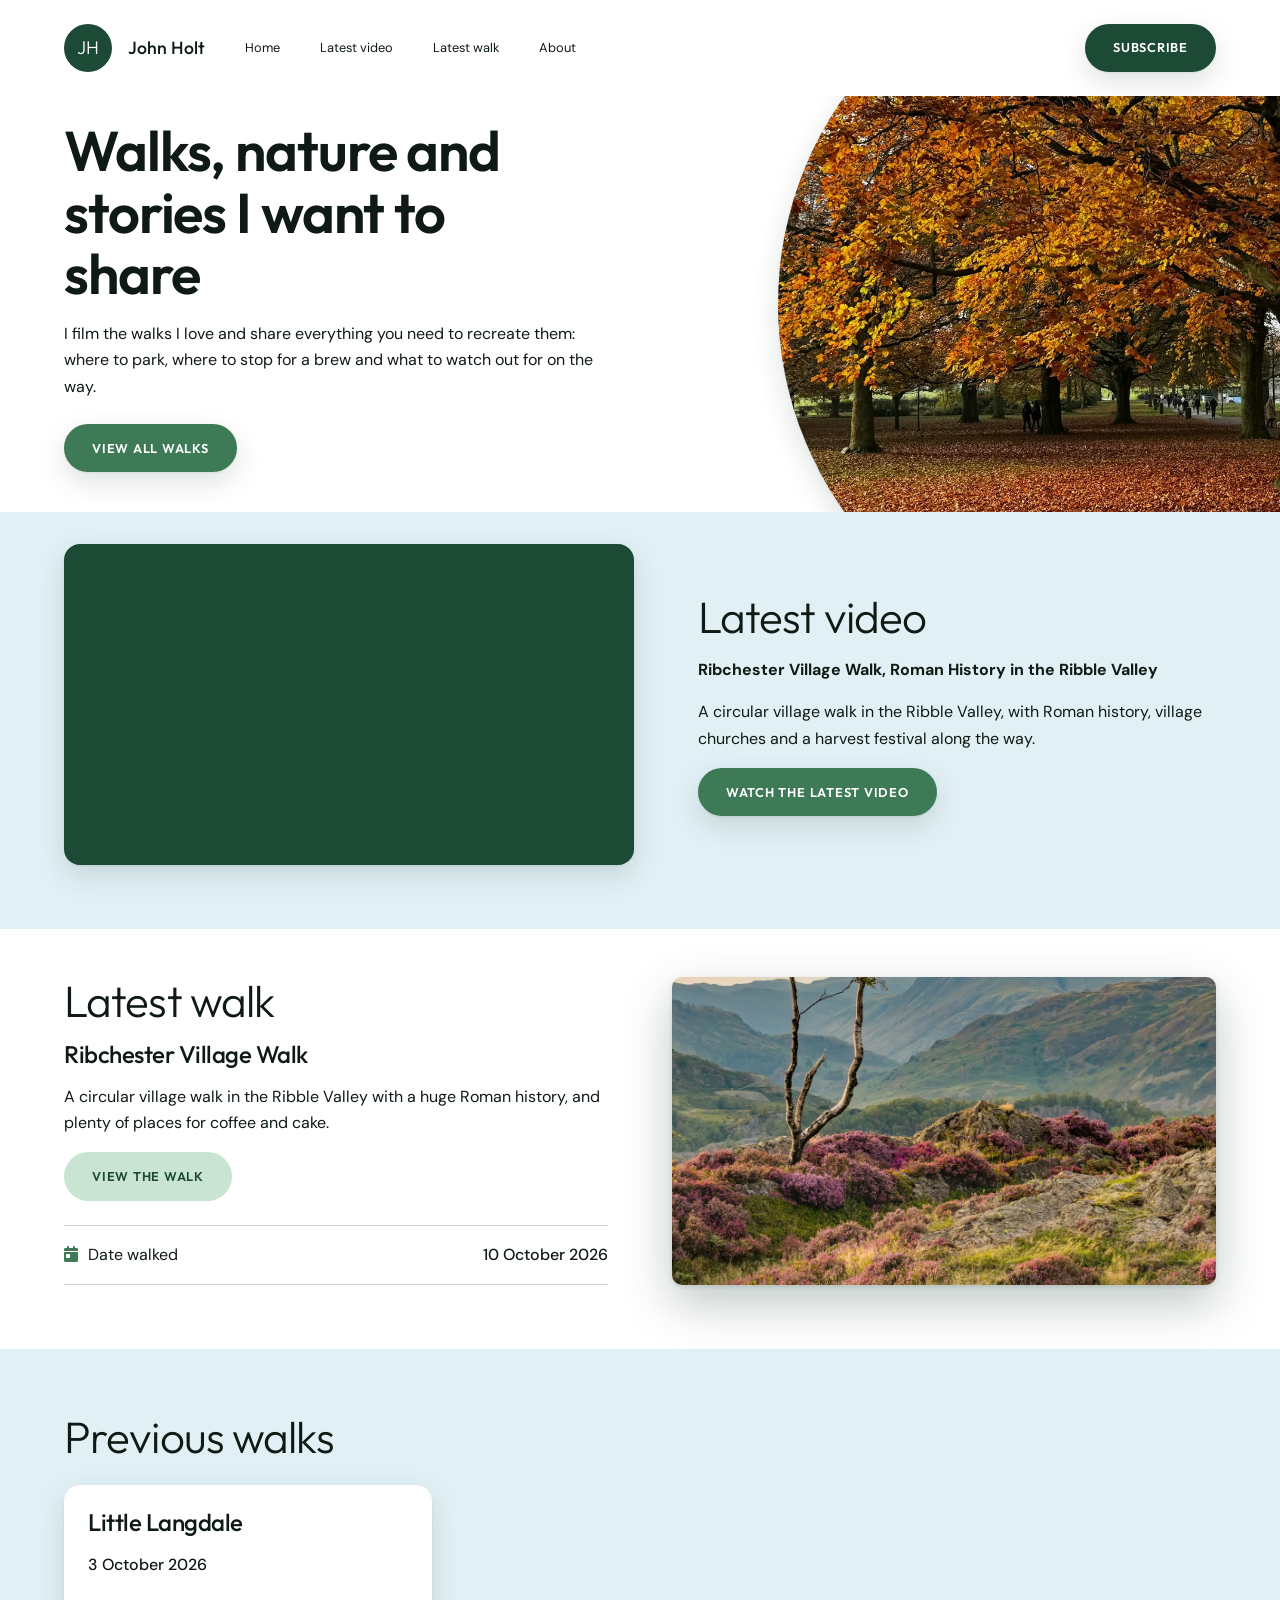
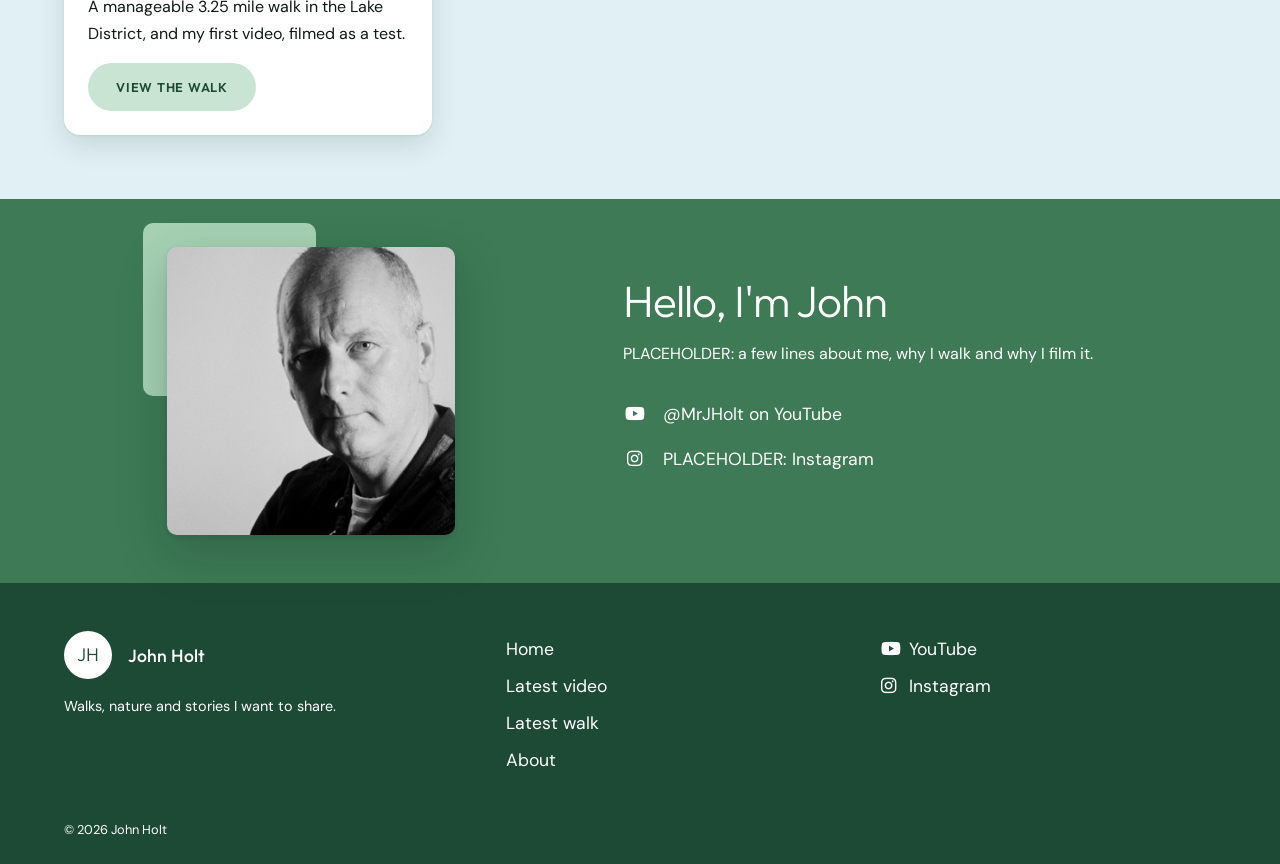
<file: index.html>
<!DOCTYPE html>
<html lang="en-GB">
<head>
  <meta charset="UTF-8">
  <meta name="viewport" content="width=device-width, initial-scale=1">
  <title>John Holt | Walks, nature and stories I want to share</title>
  <meta name="description" content="Walks, nature and stories I want to share. Walk guides to help you recreate the routes I film.">
  <link rel="preconnect" href="https://fonts.googleapis.com">
  <link rel="preconnect" href="https://fonts.gstatic.com" crossorigin>
  <link href="https://fonts.googleapis.com/css2?family=DM+Sans:opsz,wght@9..40,400;9..40,500;9..40,700&family=Outfit:wght@300;400;500;600&display=swap" rel="stylesheet">
  <link rel="stylesheet" href="https://cdnjs.cloudflare.com/ajax/libs/font-awesome/6.5.2/css/all.min.css">
  <link rel="stylesheet" href="css/style.css">
</head>
<body>
  <header class="header">
    <div class="header__inner container">
      <a class="logo" href="index.html" aria-label="John Holt, home">
        <span class="logo__mark">JH</span>
        <span class="logo__text">John Holt</span>
      </a>
      <nav class="nav" id="site-nav" aria-label="Main">
        <ul class="nav__list">
          <li><a class="nav__link" href="index.html">Home</a></li>
          <li><a class="nav__link" href="index.html#latest-video">Latest video</a></li>
          <li><a class="nav__link" href="index.html#latest-walk">Latest walk</a></li>
          <li><a class="nav__link" href="index.html#about">About</a></li>
        </ul>
      </nav>
      <a class="button button--dark header__cta" href="https://www.youtube.com/@MrJHolt">Subscribe</a>
      <button class="burger" type="button" aria-label="Menu" aria-expanded="false" aria-controls="site-nav">
        <i class="fa-solid fa-bars" aria-hidden="true"></i>
      </button>
    </div>
  </header>

  <main>
    <section class="hero">
      <div class="hero__content">
        <h1 class="hero__title">Walks, nature and stories I want to share</h1>
        <p class="hero__text">I film the walks I love and share everything you need to recreate them: where to park, where to stop for a brew and what to watch out for on the way.</p>
        <a class="button button--green" href="#latest-walk">View all walks</a>
      </div>
      <div class="hero__media">
        <!-- PLACEHOLDER: replace with a hero photo from a walk (landscape, WebP) -->
        <img class="hero__image" src="img/placeholder.webp" alt="Placeholder for a walk photo" width="1600" height="1200">
      </div>
    </section>

    <section class="section section--sky section--video" id="latest-video">
      <div class="container split split--video">
        <div class="video" data-youtube-id="GXMF6zs7Kcg" data-title="Ribchester Village Walk, Roman History in the Ribble Valley">
          <p class="video__placeholder"><a href="https://youtu.be/GXMF6zs7Kcg">Watch the video on YouTube</a></p>
        </div>
        <div>
          <h2 class="section__title">Latest video</h2>
          <p><strong>Ribchester Village Walk, Roman History in the Ribble Valley</strong></p>
          <p>A circular village walk in the Ribble Valley, with Roman history, village churches and a harvest festival along the way.</p>
          <a class="button button--green" href="https://youtu.be/GXMF6zs7Kcg">Watch the latest video</a>
        </div>
      </div>
    </section>

    <section class="section section--walk" id="latest-walk">
      <!-- Filled from js/walks.js: the first entry is the latest walk -->
      <div class="container split split--even" data-latest-walk>
        <noscript><a class="button button--light" href="littlelangdale.html">View the latest walk</a></noscript>
      </div>
    </section>

    <section class="section section--sky" id="previous-walks" data-previous-walks hidden>
      <div class="container">
        <h2 class="section__title">Previous walks</h2>
        <ul class="walk-list" data-walk-list></ul>
      </div>
    </section>

    <section class="section section--sage section--about" id="about">
      <div class="container about">
        <div class="portrait">
          <img class="portrait__image" src="img/John-1.jpg" alt="Portrait of John Holt" width="500" height="333" loading="lazy">
        </div>
        <div>
          <h2 class="about__title">Hello, I'm John</h2>
          <!-- PLACEHOLDER: short intro in my own words -->
          <p>PLACEHOLDER: a few lines about me, why I walk and why I film it.</p>
          <ul class="about__links">
            <li>
              <a class="about__link" href="https://www.youtube.com/@MrJHolt"><i class="fa-brands fa-youtube" aria-hidden="true"></i>@MrJHolt on YouTube</a>
            </li>
            <li>
              <!-- PLACEHOLDER: add the Instagram URL and handle -->
              <a class="about__link" href="#"><i class="fa-brands fa-instagram" aria-hidden="true"></i>PLACEHOLDER: Instagram</a>
            </li>
          </ul>
        </div>
      </div>
    </section>
  </main>

  <footer class="footer">
    <div class="container">
      <div class="footer__grid">
        <div>
          <a class="logo logo--light" href="index.html" aria-label="John Holt, home">
            <span class="logo__mark">JH</span>
            <span class="logo__text">John Holt</span>
          </a>
          <p class="footer__tagline">Walks, nature and stories I want to share.</p>
        </div>
        <ul>
          <li><a class="footer__link" href="index.html">Home</a></li>
          <li><a class="footer__link" href="index.html#latest-video">Latest video</a></li>
          <li><a class="footer__link" href="index.html#latest-walk">Latest walk</a></li>
          <li><a class="footer__link" href="index.html#about">About</a></li>
        </ul>
        <ul>
          <li><a class="footer__link" href="https://www.youtube.com/@MrJHolt"><i class="fa-brands fa-youtube" aria-hidden="true"></i>YouTube</a></li>
          <li><a class="footer__link" href="#"><i class="fa-brands fa-instagram" aria-hidden="true"></i>Instagram</a></li>
        </ul>
      </div>
      <p class="footer__legal">&copy; 2026 John Holt</p>
    </div>
  </footer>

  <nav class="bottom-nav" aria-label="Quick links">
    <a class="bottom-nav__link" href="index.html"><i class="fa-solid fa-house" aria-hidden="true"></i>Home</a>
    <a class="bottom-nav__link" href="index.html#latest-walk"><i class="fa-solid fa-person-hiking" aria-hidden="true"></i>Walk</a>
    <a class="bottom-nav__link" href="index.html#about"><i class="fa-solid fa-user" aria-hidden="true"></i>About</a>
    <a class="bottom-nav__link" href="https://www.youtube.com/@MrJHolt"><i class="fa-brands fa-youtube" aria-hidden="true"></i>YouTube</a>
  </nav>

  <script src="js/main.js"></script>
  <script src="js/walks.js"></script>
</body>
</html>
</file>
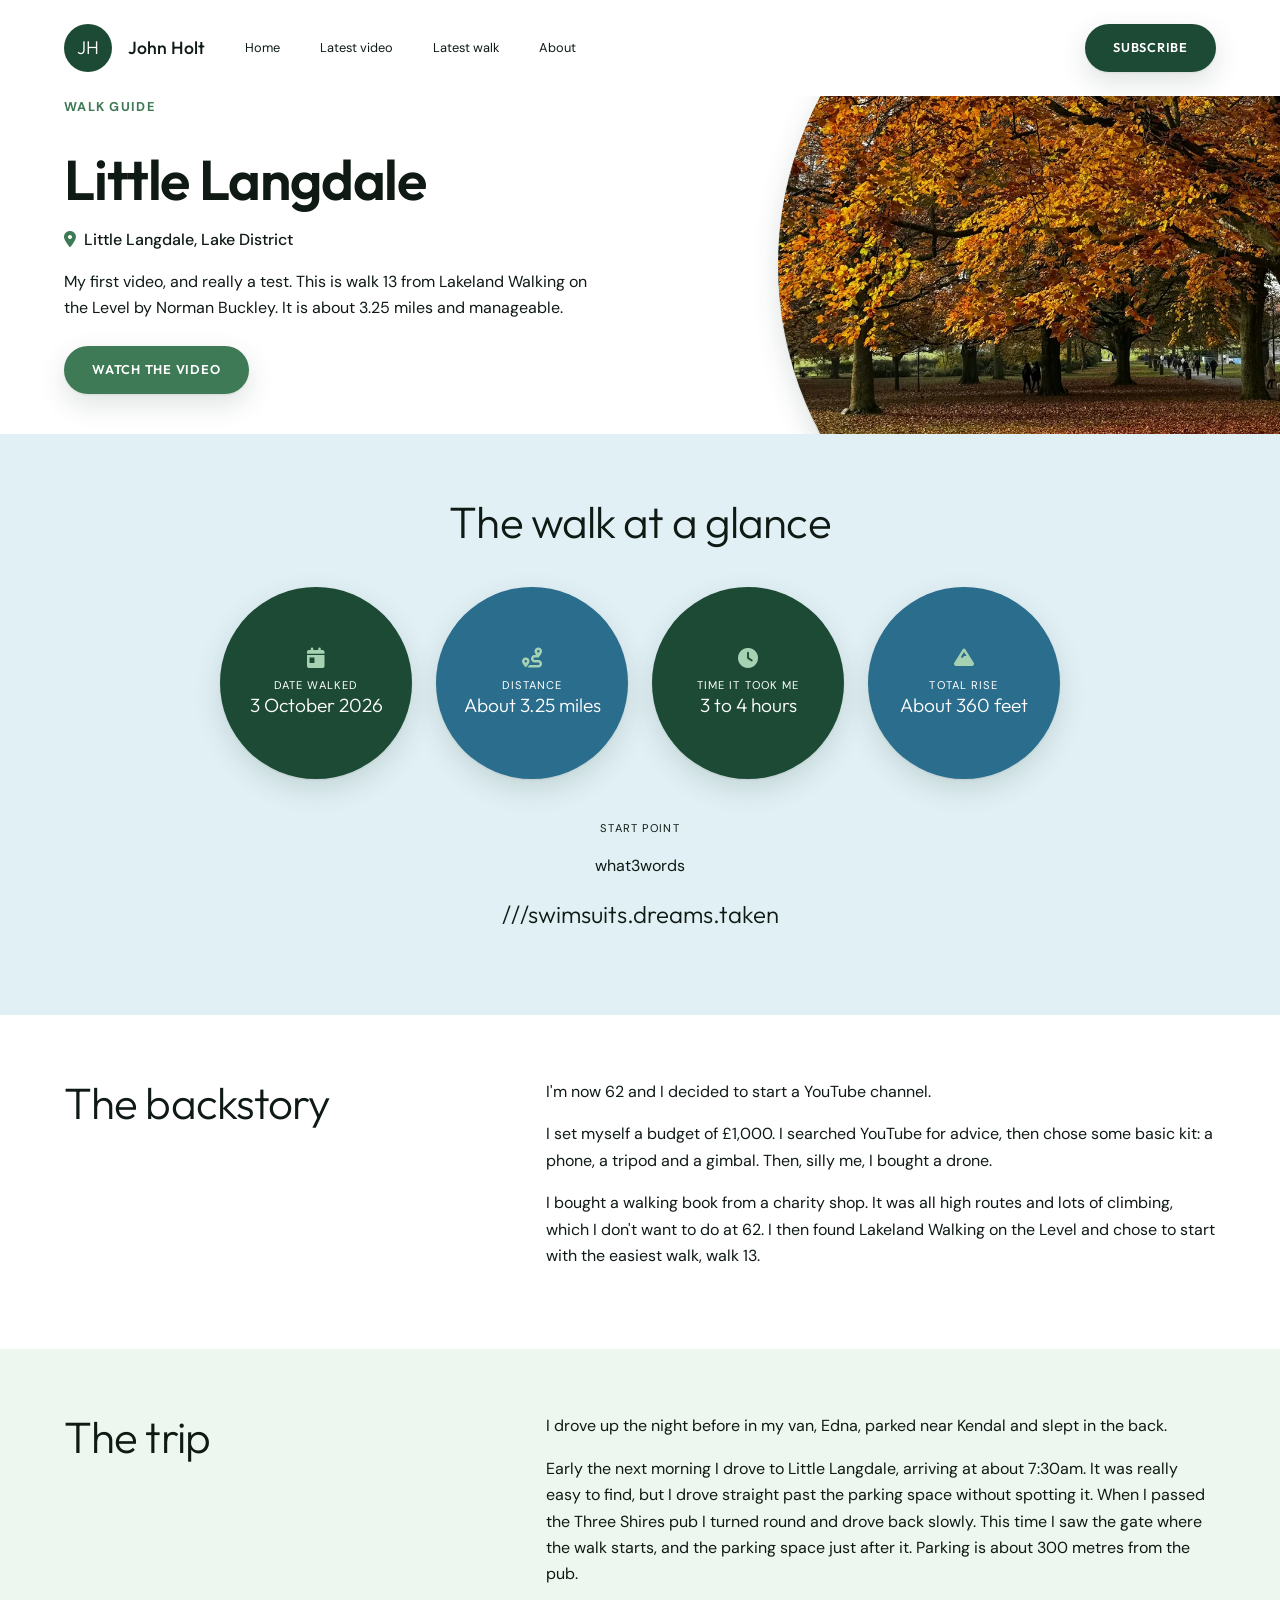
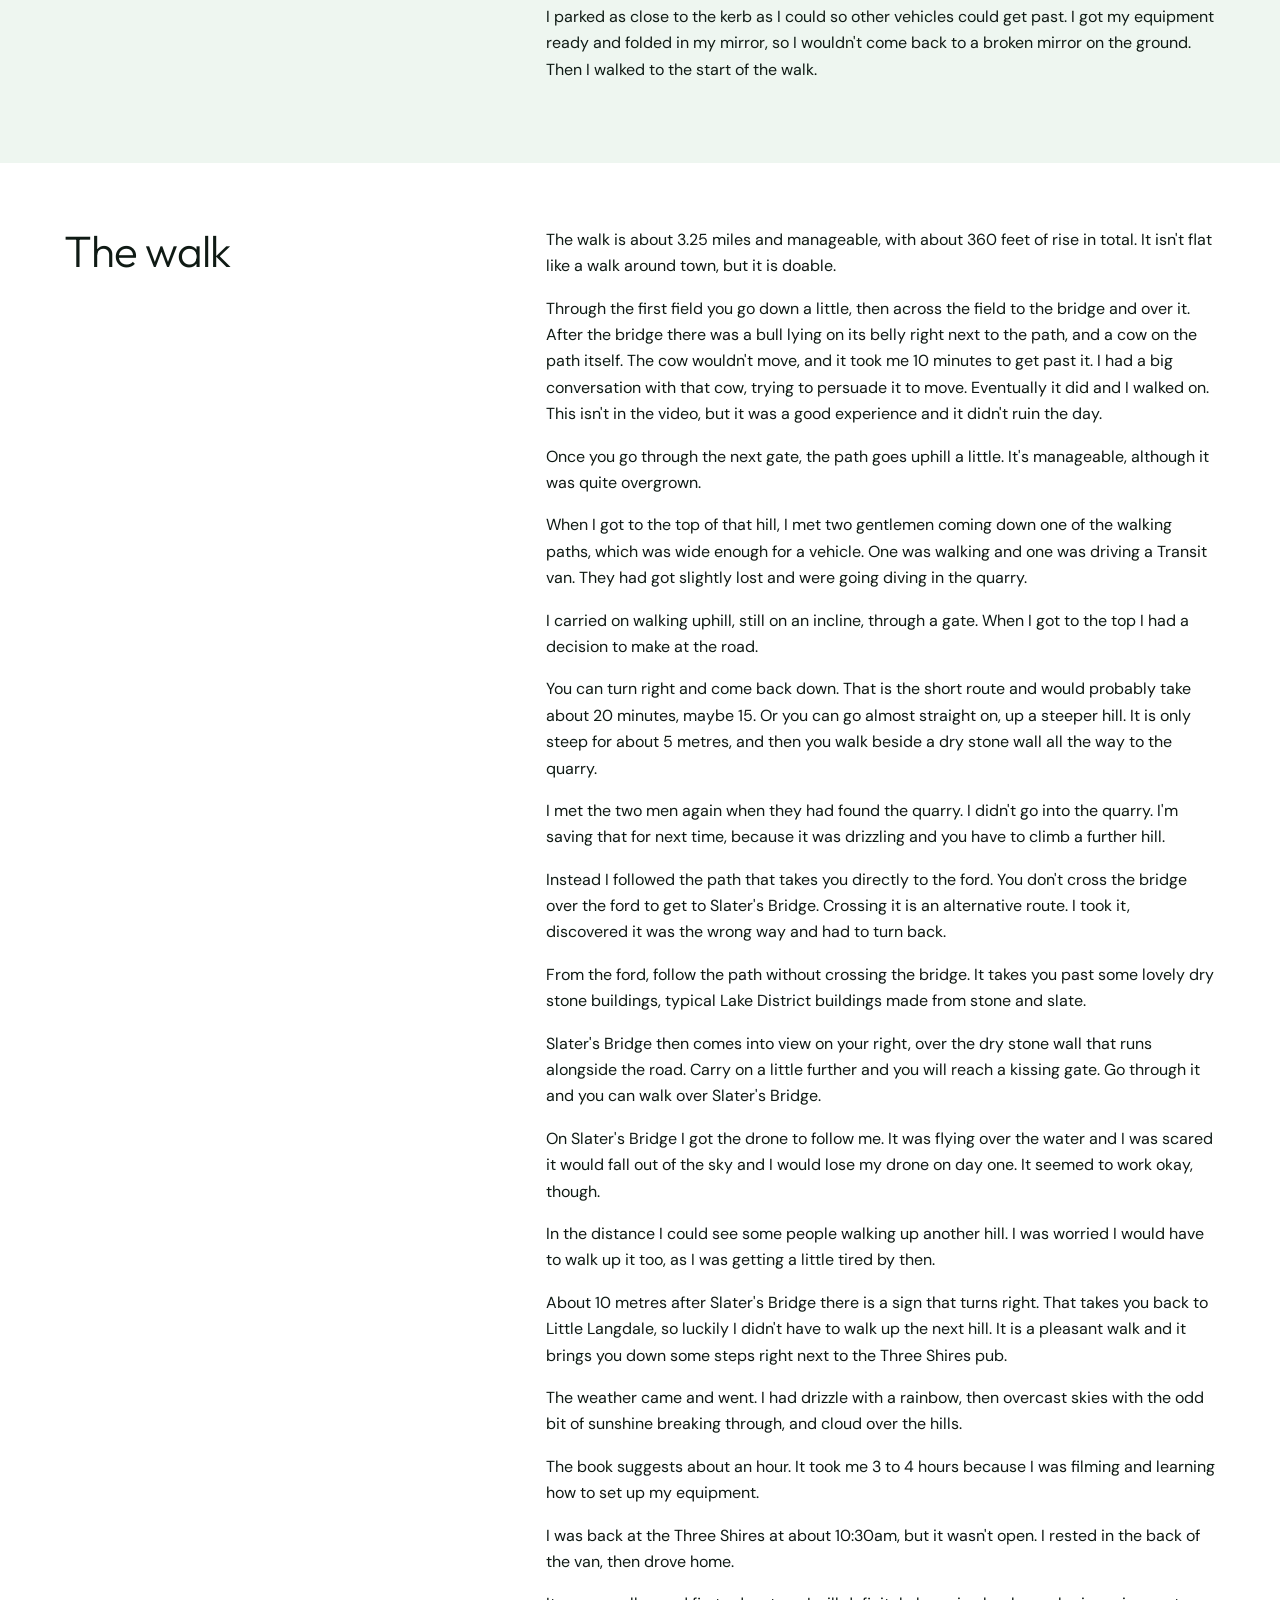
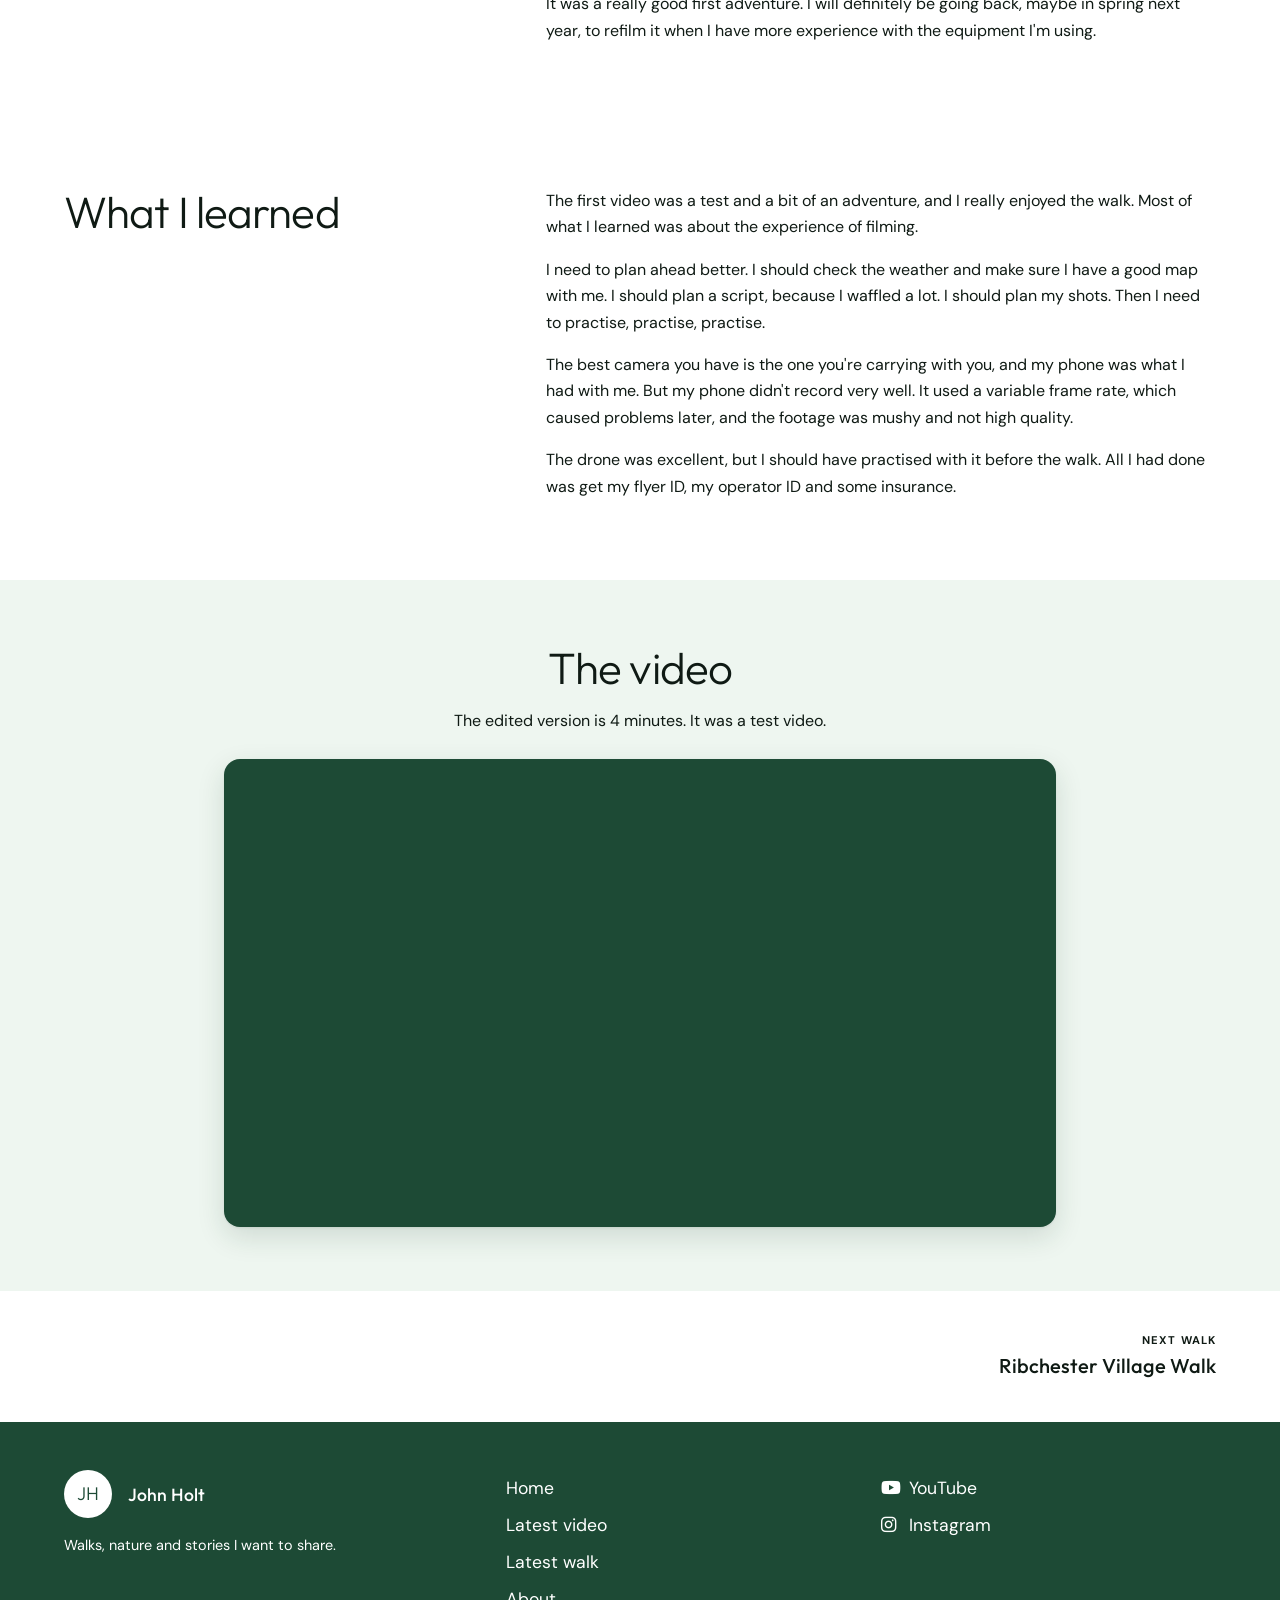
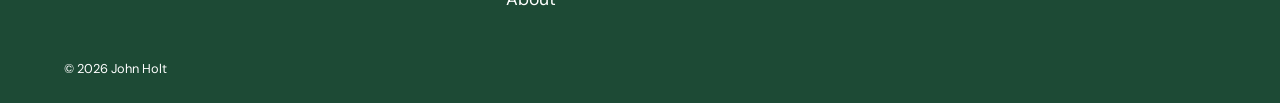
<file: littlelangdale.html>
<!DOCTYPE html>
<html lang="en-GB">
<head>
  <meta charset="UTF-8">
  <meta name="viewport" content="width=device-width, initial-scale=1">
  <title>Little Langdale | John Holt</title>
  <meta name="description" content="My first walk video: Little Langdale in the Lake District, walk 13 from Lakeland Walking on the Level. About 3.25 miles and manageable.">
  <link rel="preconnect" href="https://fonts.googleapis.com">
  <link rel="preconnect" href="https://fonts.gstatic.com" crossorigin>
  <link href="https://fonts.googleapis.com/css2?family=DM+Sans:opsz,wght@9..40,400;9..40,500;9..40,700&family=Outfit:wght@300;400;500;600&display=swap" rel="stylesheet">
  <link rel="stylesheet" href="https://cdnjs.cloudflare.com/ajax/libs/font-awesome/6.5.2/css/all.min.css">
  <link rel="stylesheet" href="css/style.css">
</head>
<body>
  <header class="header">
    <div class="header__inner container">
      <a class="logo" href="index.html" aria-label="John Holt, home">
        <span class="logo__mark">JH</span>
        <span class="logo__text">John Holt</span>
      </a>
      <nav class="nav" id="site-nav" aria-label="Main">
        <ul class="nav__list">
          <li><a class="nav__link" href="index.html">Home</a></li>
          <li><a class="nav__link" href="index.html#latest-video">Latest video</a></li>
          <li><a class="nav__link" href="index.html#latest-walk">Latest walk</a></li>
          <li><a class="nav__link" href="index.html#about">About</a></li>
        </ul>
      </nav>
      <a class="button button--dark header__cta" href="https://www.youtube.com/@MrJHolt">Subscribe</a>
      <button class="burger" type="button" aria-label="Menu" aria-expanded="false" aria-controls="site-nav">
        <i class="fa-solid fa-bars" aria-hidden="true"></i>
      </button>
    </div>
  </header>

  <main>
    <section class="hero">
      <div class="hero__content">
        <p class="hero__eyebrow">Walk guide</p>
        <h1 class="hero__title">Little Langdale</h1>
        <p class="hero__meta"><i class="fa-solid fa-location-dot" aria-hidden="true"></i>Little Langdale, Lake District</p>
        <p class="hero__text">My first video, and really a test. This is walk 13 from Lakeland Walking on the Level by Norman Buckley. It is about 3.25 miles and manageable.</p>
        <a class="button button--green" href="#video">Watch the video</a>
      </div>
      <div class="hero__media">
        <!-- PLACEHOLDER: main walk photo (landscape, WebP) -->
        <img class="hero__image" src="img/placeholder.webp" alt="Placeholder for a Little Langdale walk photo" width="1600" height="1200">
      </div>
    </section>

    <section class="section section--sky" id="at-a-glance">
      <div class="container">
        <h2 class="section__title section__title--centre">The walk at a glance</h2>
        <div class="circles">
          <div class="circle">
            <i class="fa-solid fa-calendar-day circle__icon" aria-hidden="true"></i>
            <span class="circle__label">Date walked</span>
            <span class="circle__value">3 October 2026</span>
          </div>
          <div class="circle">
            <i class="fa-solid fa-route circle__icon" aria-hidden="true"></i>
            <span class="circle__label">Distance</span>
            <span class="circle__value">About 3.25 miles</span>
          </div>
          <div class="circle">
            <i class="fa-solid fa-clock circle__icon" aria-hidden="true"></i>
            <span class="circle__label">Time it took me</span>
            <span class="circle__value">3 to 4 hours</span>
          </div>
          <div class="circle">
            <i class="fa-solid fa-mountain circle__icon" aria-hidden="true"></i>
            <span class="circle__label">Total rise</span>
            <span class="circle__value">About 360 feet</span>
          </div>
        </div>
        <div class="start-point">
          <p class="circle__label">Start point</p>
          <p>what3words</p>
          <span class="start-point__words">///swimsuits.dreams.taken</span>
        </div>
      </div>
    </section>

    <section class="section" id="backstory">
      <div class="container split">
        <h2 class="section__title">The backstory</h2>
        <div>
          <p>I'm now 62 and I decided to start a YouTube channel.</p>
          <p>I set myself a budget of £1,000. I searched YouTube for advice, then chose some basic kit: a phone, a tripod and a gimbal. Then, silly me, I bought a drone.</p>
          <p>I bought a walking book from a charity shop. It was all high routes and lots of climbing, which I don't want to do at 62. I then found Lakeland Walking on the Level and chose to start with the easiest walk, walk 13.</p>
        </div>
      </div>
    </section>

    <section class="section section--soft" id="the-trip">
      <div class="container split">
        <h2 class="section__title">The trip</h2>
        <div>
          <p>I drove up the night before in my van, Edna, parked near Kendal and slept in the back.</p>
          <p>Early the next morning I drove to Little Langdale, arriving at about 7:30am. It was really easy to find, but I drove straight past the parking space without spotting it. When I passed the Three Shires pub I turned round and drove back slowly. This time I saw the gate where the walk starts, and the parking space just after it. Parking is about 300 metres from the pub.</p>
          <p>I parked as close to the kerb as I could so other vehicles could get past. I got my equipment ready and folded in my mirror, so I wouldn't come back to a broken mirror on the ground. Then I walked to the start of the walk.</p>
        </div>
      </div>
    </section>

    <section class="section" id="the-walk">
      <div class="container split">
        <h2 class="section__title">The walk</h2>
        <div>
          <p>The walk is about 3.25 miles and manageable, with about 360 feet of rise in total. It isn't flat like a walk around town, but it is doable.</p>
          <p>Through the first field you go down a little, then across the field to the bridge and over it. After the bridge there was a bull lying on its belly right next to the path, and a cow on the path itself. The cow wouldn't move, and it took me 10 minutes to get past it. I had a big conversation with that cow, trying to persuade it to move. Eventually it did and I walked on. This isn't in the video, but it was a good experience and it didn't ruin the day.</p>
          <p>Once you go through the next gate, the path goes uphill a little. It's manageable, although it was quite overgrown.</p>
          <p>When I got to the top of that hill, I met two gentlemen coming down one of the walking paths, which was wide enough for a vehicle. One was walking and one was driving a Transit van. They had got slightly lost and were going diving in the quarry.</p>
          <p>I carried on walking uphill, still on an incline, through a gate. When I got to the top I had a decision to make at the road.</p>
          <p>You can turn right and come back down. That is the short route and would probably take about 20 minutes, maybe 15. Or you can go almost straight on, up a steeper hill. It is only steep for about 5 metres, and then you walk beside a dry stone wall all the way to the quarry.</p>
          <p>I met the two men again when they had found the quarry. I didn't go into the quarry. I'm saving that for next time, because it was drizzling and you have to climb a further hill.</p>
          <p>Instead I followed the path that takes you directly to the ford. You don't cross the bridge over the ford to get to Slater's Bridge. Crossing it is an alternative route. I took it, discovered it was the wrong way and had to turn back.</p>
          <p>From the ford, follow the path without crossing the bridge. It takes you past some lovely dry stone buildings, typical Lake District buildings made from stone and slate.</p>
          <p>Slater's Bridge then comes into view on your right, over the dry stone wall that runs alongside the road. Carry on a little further and you will reach a kissing gate. Go through it and you can walk over Slater's Bridge.</p>
          <p>On Slater's Bridge I got the drone to follow me. It was flying over the water and I was scared it would fall out of the sky and I would lose my drone on day one. It seemed to work okay, though.</p>
          <p>In the distance I could see some people walking up another hill. I was worried I would have to walk up it too, as I was getting a little tired by then.</p>
          <p>About 10 metres after Slater's Bridge there is a sign that turns right. That takes you back to Little Langdale, so luckily I didn't have to walk up the next hill. It is a pleasant walk and it brings you down some steps right next to the Three Shires pub.</p>
          <p>The weather came and went. I had drizzle with a rainbow, then overcast skies with the odd bit of sunshine breaking through, and cloud over the hills.</p>
          <p>The book suggests about an hour. It took me 3 to 4 hours because I was filming and learning how to set up my equipment.</p>
          <p>I was back at the Three Shires at about 10:30am, but it wasn't open. I rested in the back of the van, then drove home.</p>
          <p>It was a really good first adventure. I will definitely be going back, maybe in spring next year, to refilm it when I have more experience with the equipment I'm using.</p>
        </div>
      </div>
    </section>

    <section class="section" id="learned">
      <div class="container split">
        <h2 class="section__title">What I learned</h2>
        <div>
          <p>The first video was a test and a bit of an adventure, and I really enjoyed the walk. Most of what I learned was about the experience of filming.</p>
          <p>I need to plan ahead better. I should check the weather and make sure I have a good map with me. I should plan a script, because I waffled a lot. I should plan my shots. Then I need to practise, practise, practise.</p>
          <p>The best camera you have is the one you're carrying with you, and my phone was what I had with me. But my phone didn't record very well. It used a variable frame rate, which caused problems later, and the footage was mushy and not high quality.</p>
          <p>The drone was excellent, but I should have practised with it before the walk. All I had done was get my flyer ID, my operator ID and some insurance.</p>
        </div>
      </div>
    </section>

    <section class="section section--soft" id="video">
      <div class="container">
        <h2 class="section__title section__title--centre">The video</h2>
        <p class="section__intro section__intro--centre">The edited version is 4 minutes. It was a test video.</p>
        <div class="video" data-youtube-id="iESbthJ1mE4" data-title="Little Langdale walk video">
          <p class="video__placeholder"><a href="https://youtu.be/iESbthJ1mE4">Watch the video on YouTube</a></p>
        </div>
      </div>
    </section>

    <section class="section section--compact">
      <nav class="container walk-nav" aria-label="Walk navigation" data-walk-nav="littlelangdale"></nav>
    </section>
  </main>

  <footer class="footer">
    <div class="container">
      <div class="footer__grid">
        <div>
          <a class="logo logo--light" href="index.html" aria-label="John Holt, home">
            <span class="logo__mark">JH</span>
            <span class="logo__text">John Holt</span>
          </a>
          <p class="footer__tagline">Walks, nature and stories I want to share.</p>
        </div>
        <ul>
          <li><a class="footer__link" href="index.html">Home</a></li>
          <li><a class="footer__link" href="index.html#latest-video">Latest video</a></li>
          <li><a class="footer__link" href="index.html#latest-walk">Latest walk</a></li>
          <li><a class="footer__link" href="index.html#about">About</a></li>
        </ul>
        <ul>
          <li><a class="footer__link" href="https://www.youtube.com/@MrJHolt"><i class="fa-brands fa-youtube" aria-hidden="true"></i>YouTube</a></li>
          <li><a class="footer__link" href="#"><i class="fa-brands fa-instagram" aria-hidden="true"></i>Instagram</a></li>
        </ul>
      </div>
      <p class="footer__legal">&copy; 2026 John Holt</p>
    </div>
  </footer>

  <nav class="bottom-nav" aria-label="Quick links">
    <a class="bottom-nav__link" href="index.html"><i class="fa-solid fa-house" aria-hidden="true"></i>Home</a>
    <a class="bottom-nav__link" href="index.html#latest-walk"><i class="fa-solid fa-person-hiking" aria-hidden="true"></i>Walk</a>
    <a class="bottom-nav__link" href="index.html#about"><i class="fa-solid fa-user" aria-hidden="true"></i>About</a>
    <a class="bottom-nav__link" href="https://www.youtube.com/@MrJHolt"><i class="fa-brands fa-youtube" aria-hidden="true"></i>YouTube</a>
  </nav>

  <script src="js/main.js"></script>
  <script src="js/walks.js"></script>
</body>
</html>
</file>
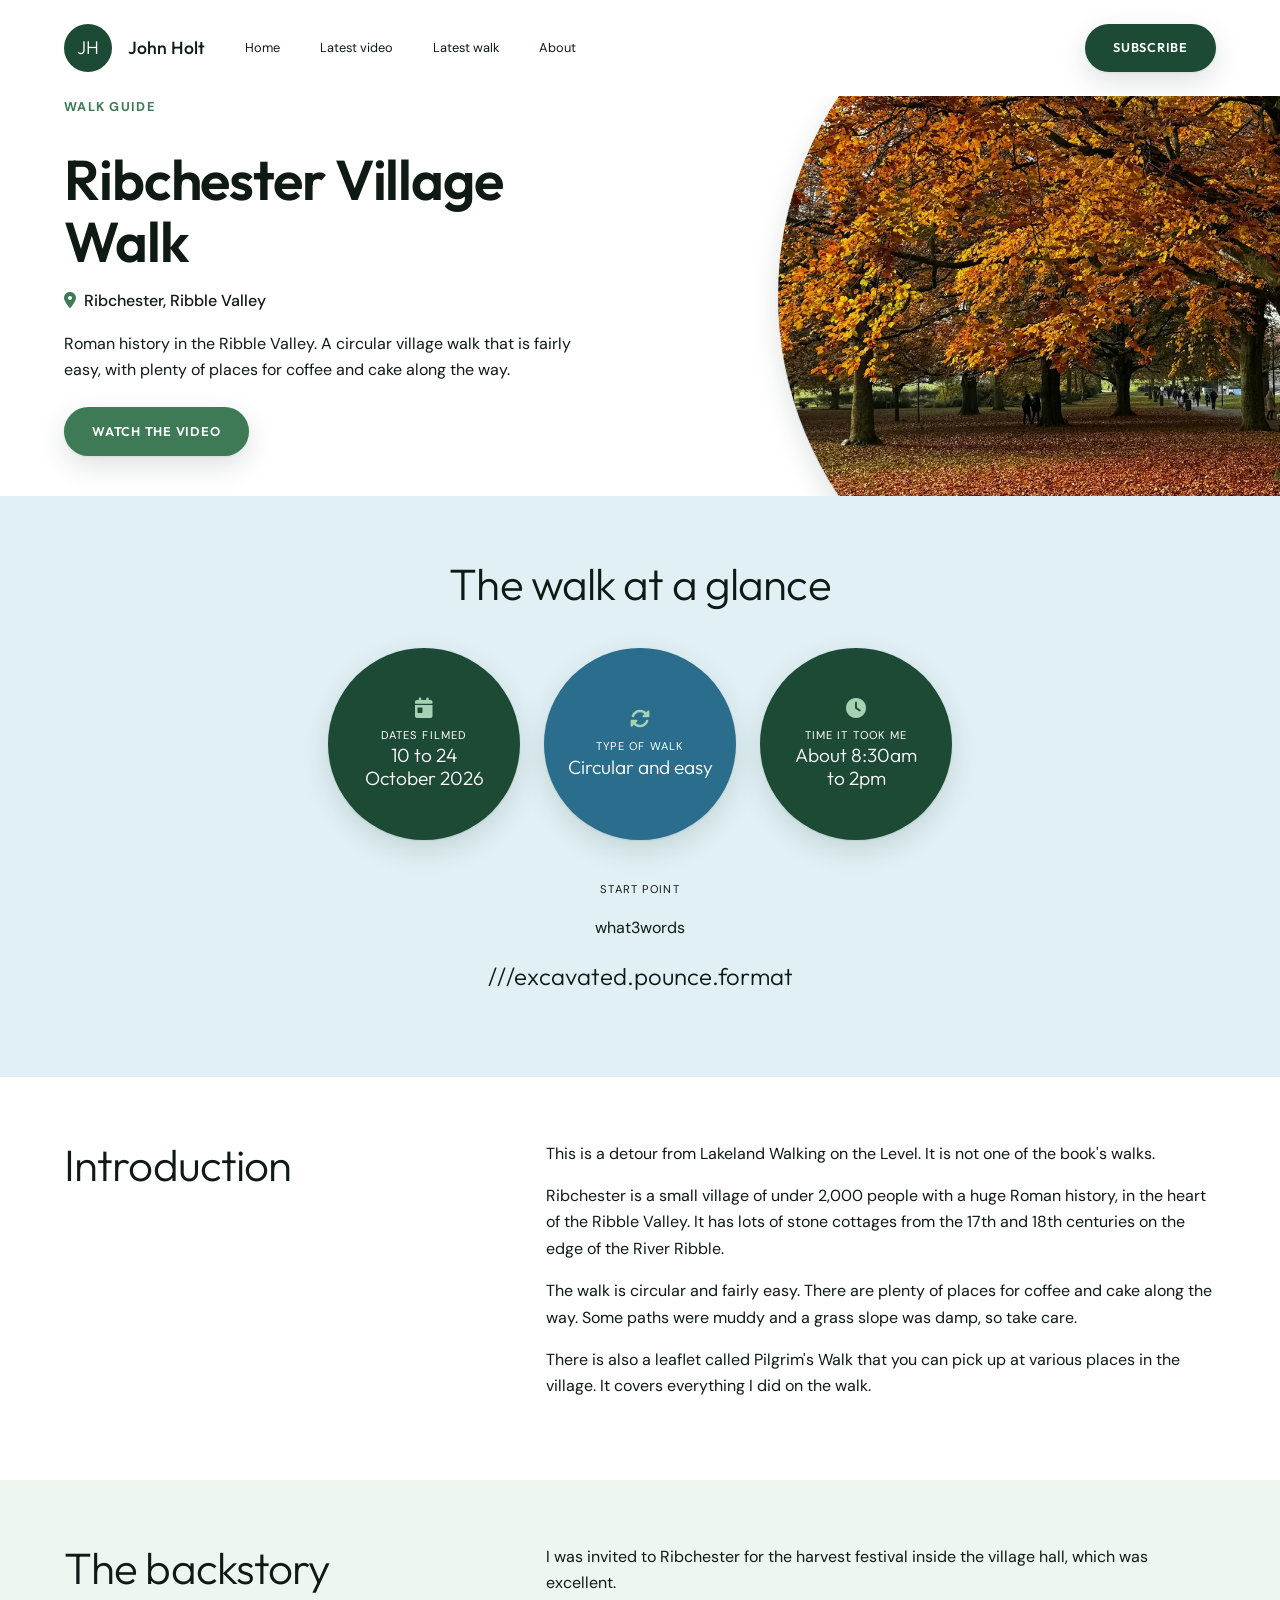
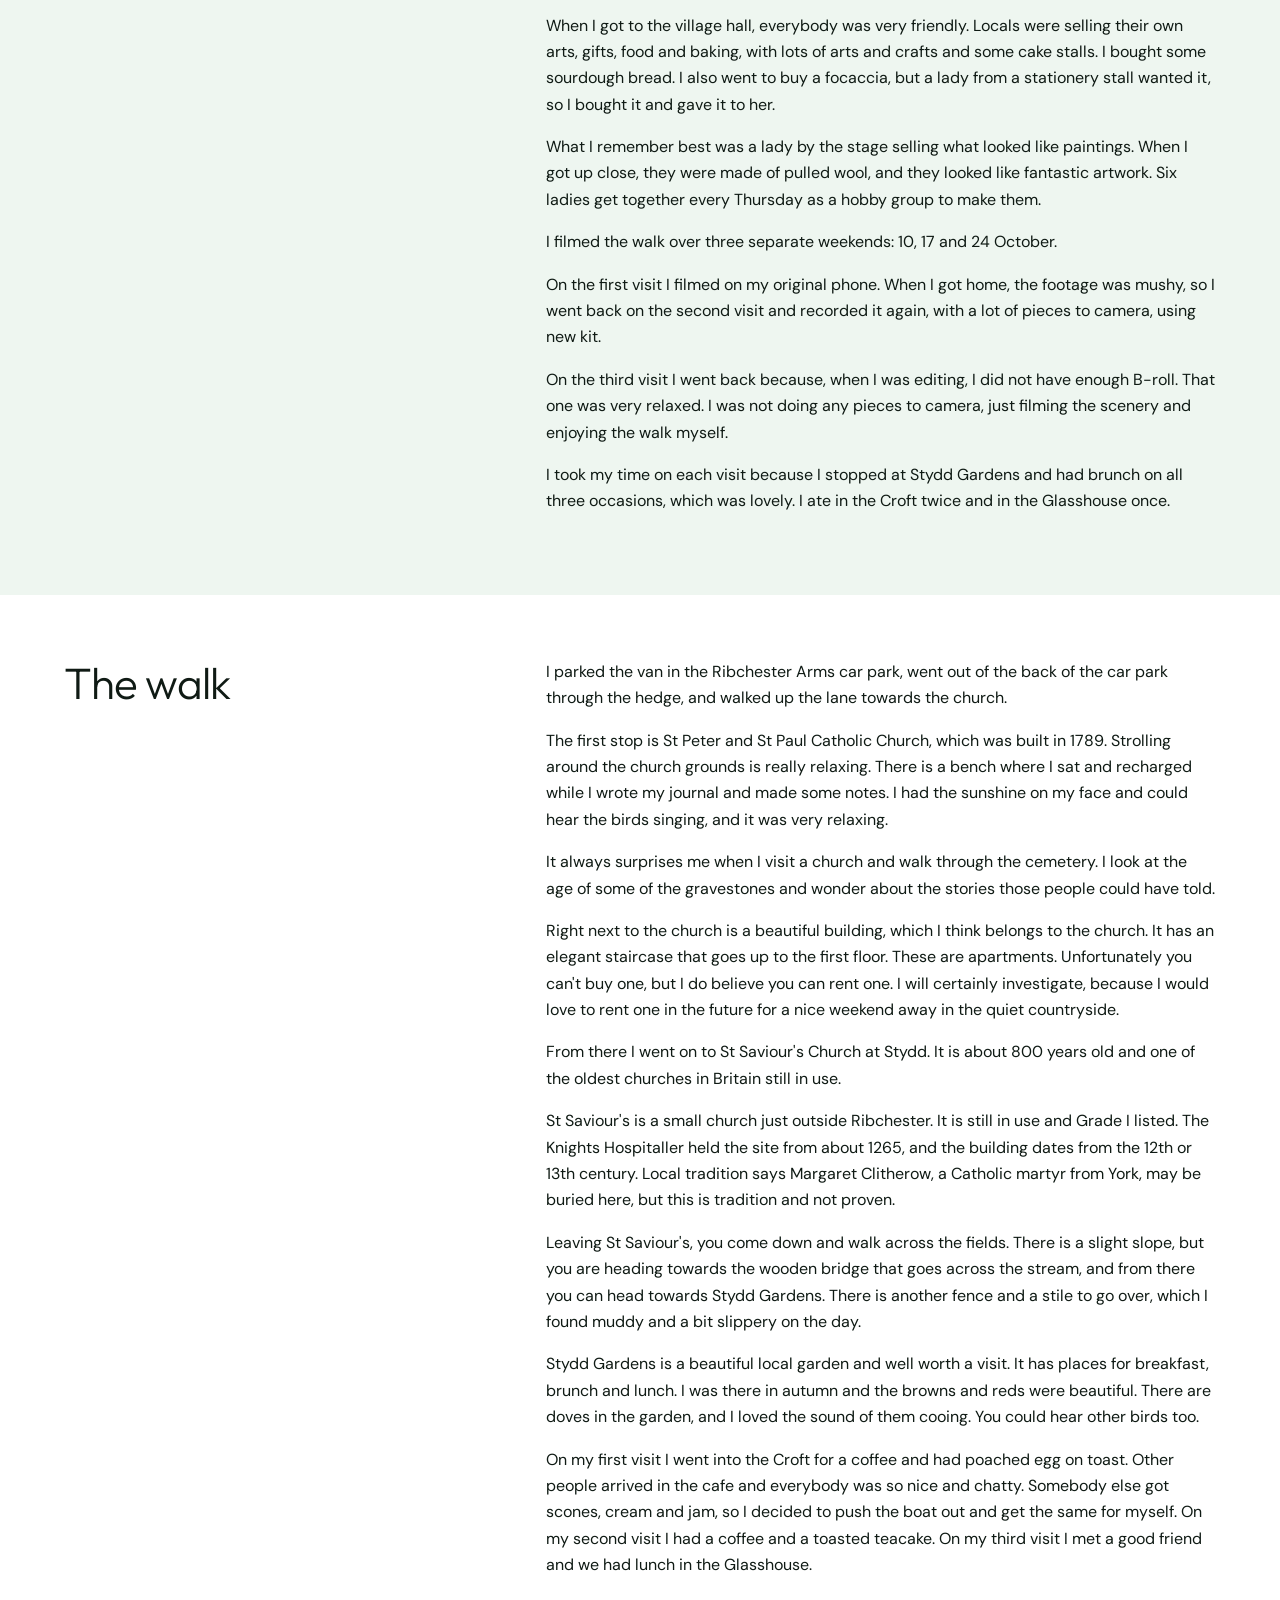
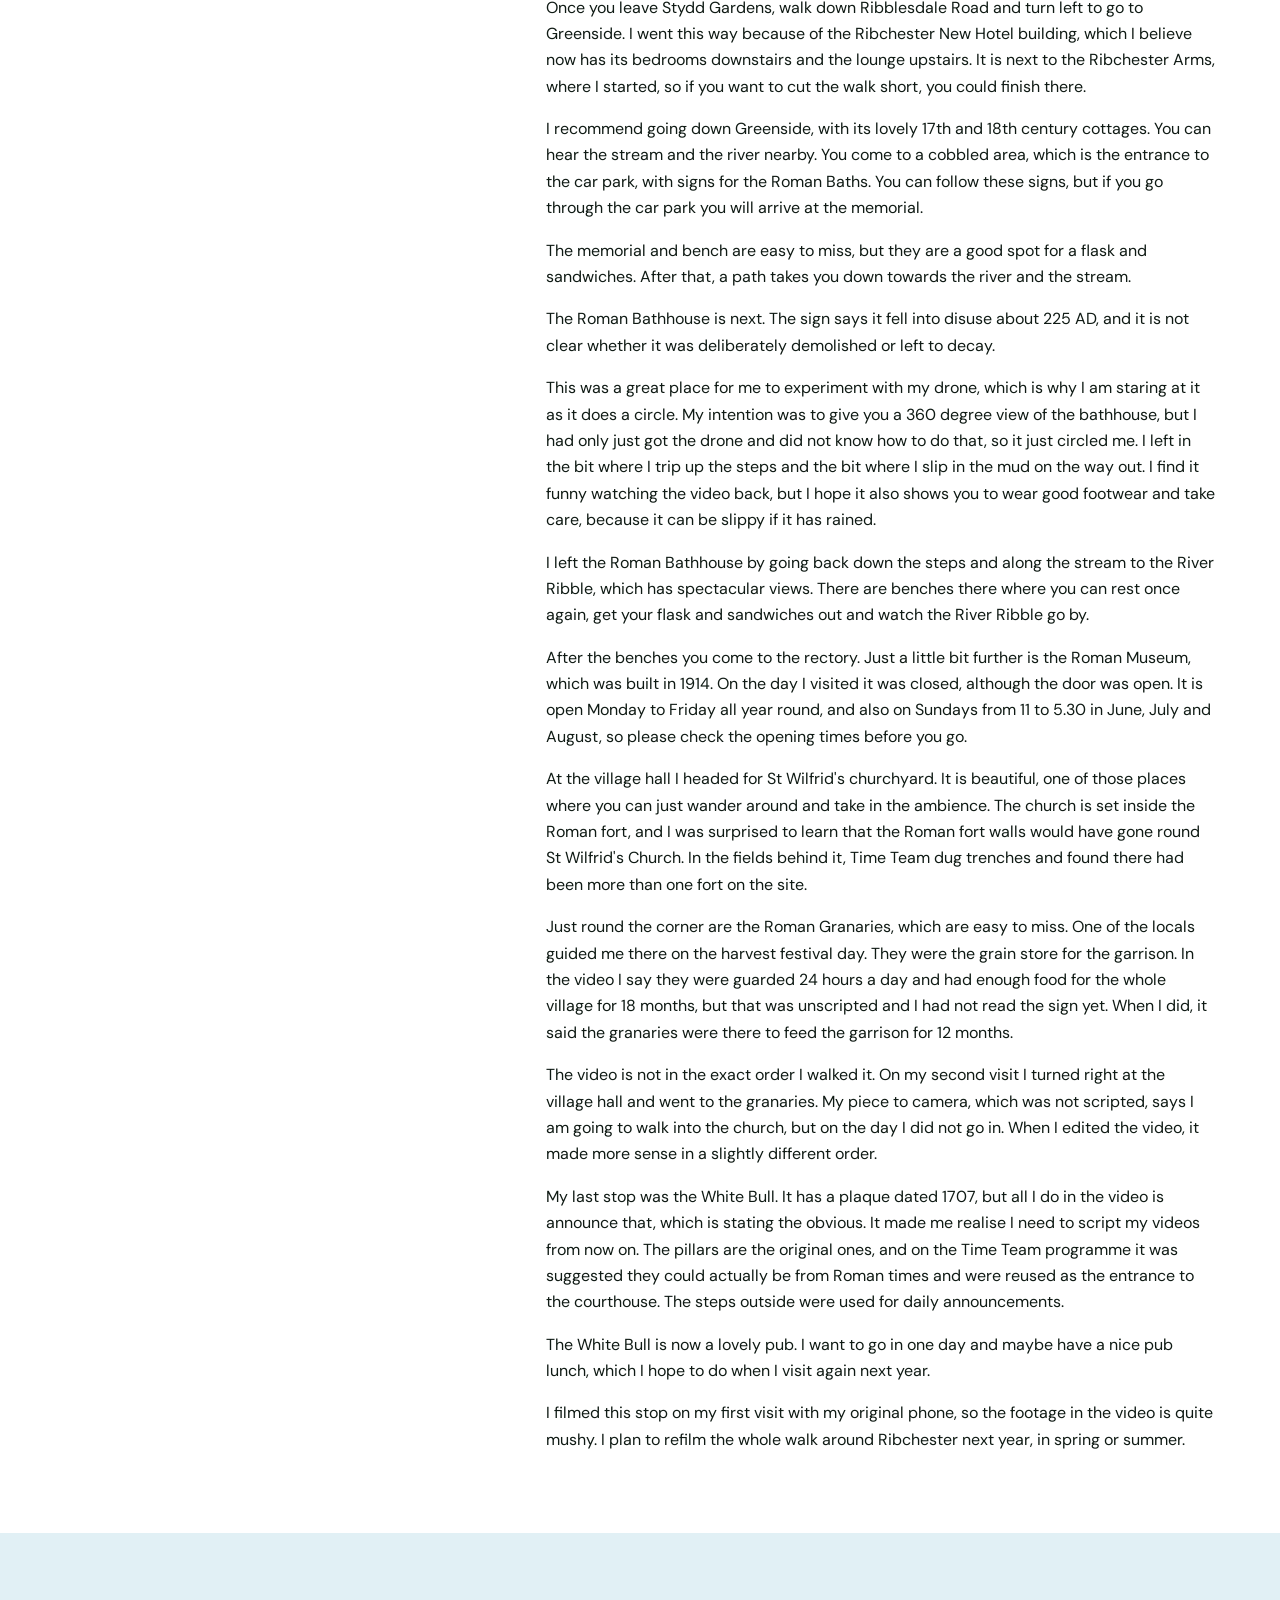
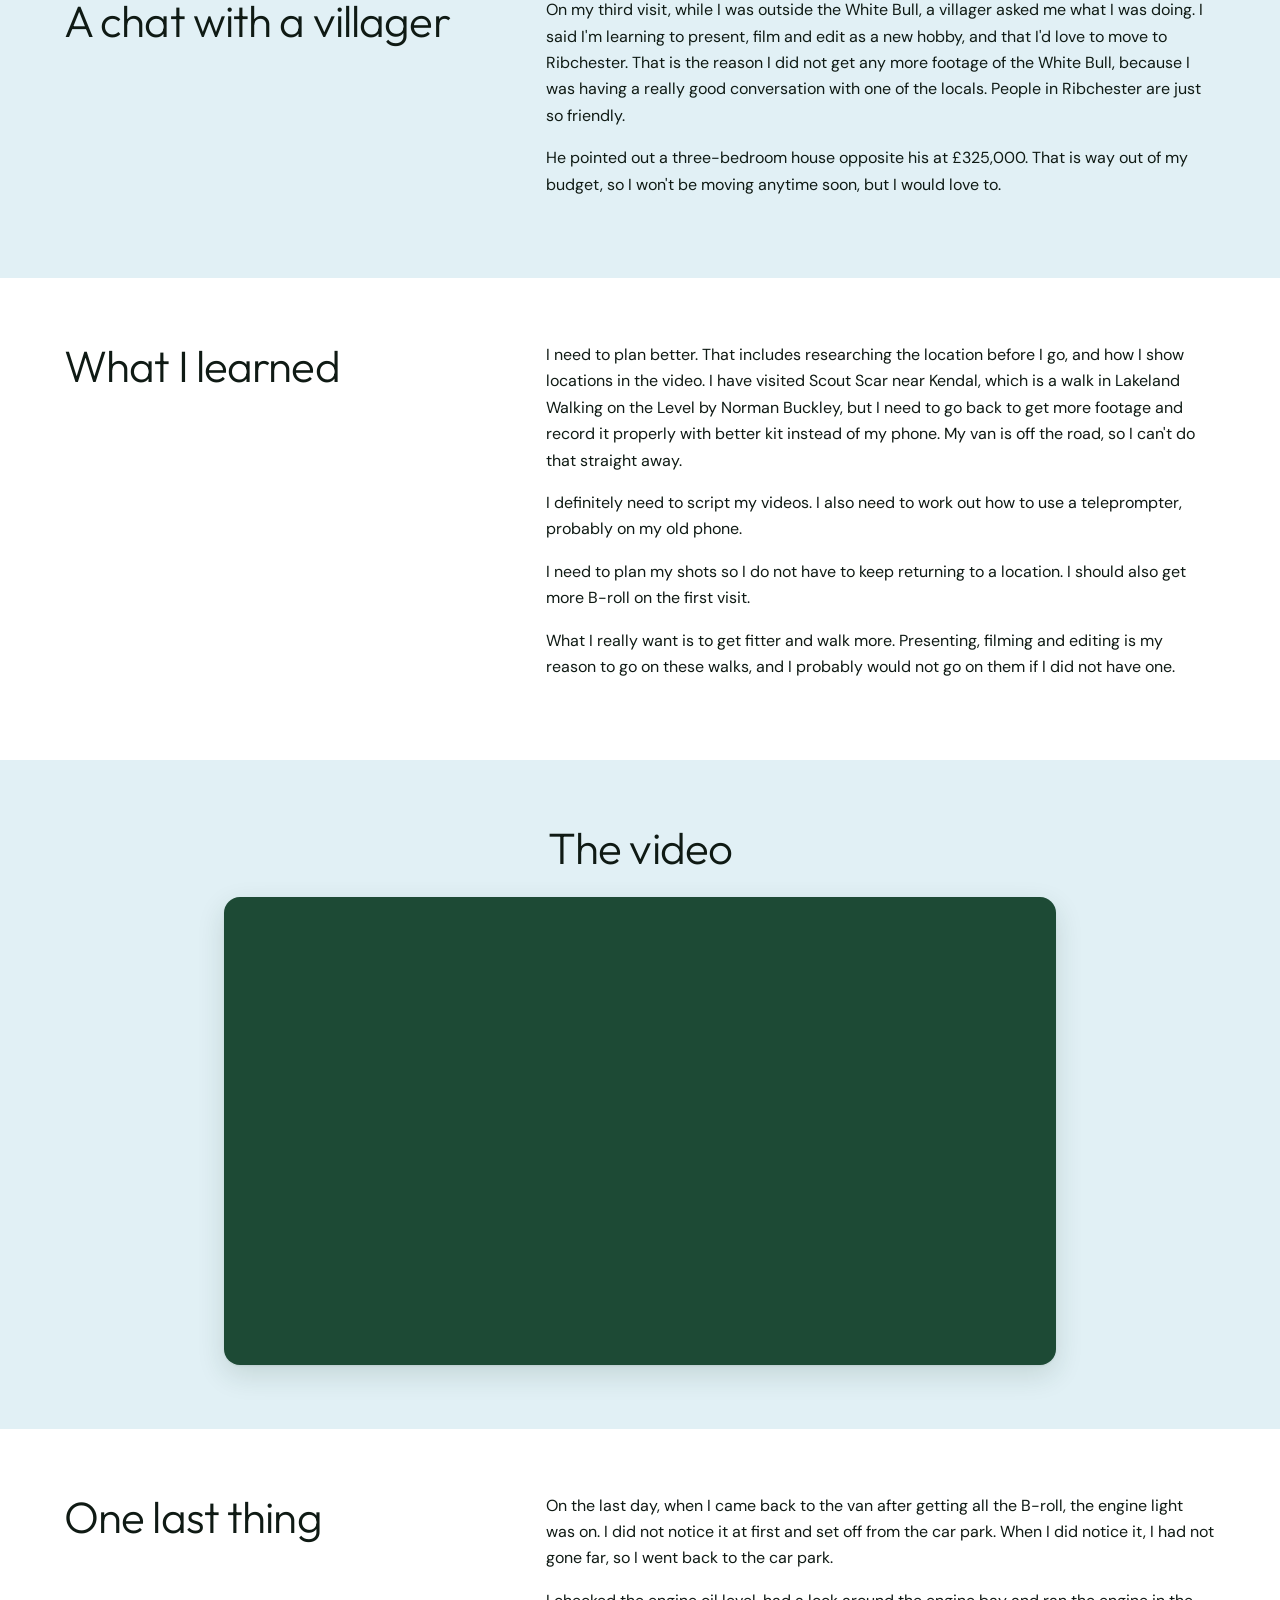
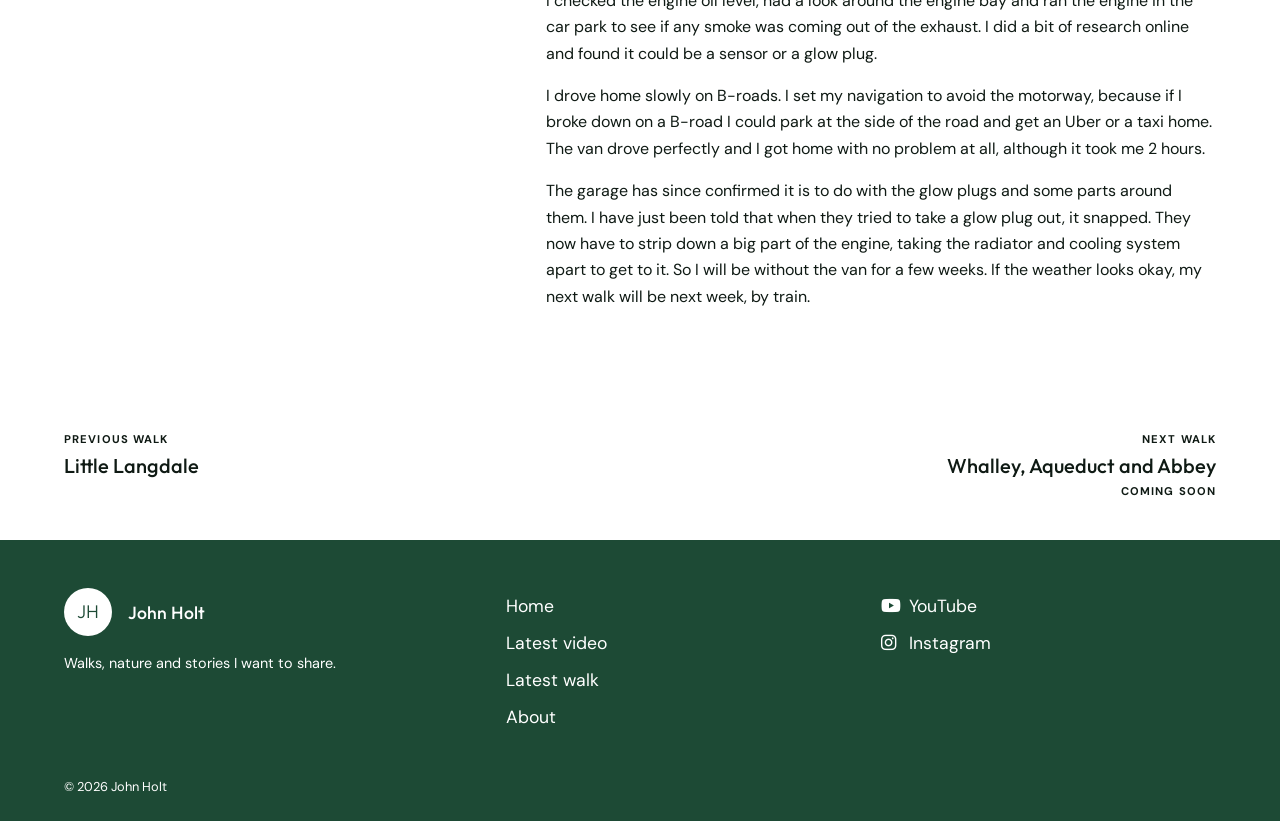
<file: ribchester.html>
<!DOCTYPE html>
<html lang="en-GB">
<head>
  <meta charset="UTF-8">
  <meta name="viewport" content="width=device-width, initial-scale=1">
  <title>Ribchester Village Walk | John Holt</title>
  <meta name="description" content="Ribchester Village Walk, Roman History in the Ribble Valley. A circular village walk that is fairly easy, with plenty of places for coffee and cake.">
  <link rel="preconnect" href="https://fonts.googleapis.com">
  <link rel="preconnect" href="https://fonts.gstatic.com" crossorigin>
  <link href="https://fonts.googleapis.com/css2?family=DM+Sans:opsz,wght@9..40,400;9..40,500;9..40,700&family=Outfit:wght@300;400;500;600&display=swap" rel="stylesheet">
  <link rel="stylesheet" href="https://cdnjs.cloudflare.com/ajax/libs/font-awesome/6.5.2/css/all.min.css">
  <link rel="stylesheet" href="css/style.css">
</head>
<body>
  <header class="header">
    <div class="header__inner container">
      <a class="logo" href="index.html" aria-label="John Holt, home">
        <span class="logo__mark">JH</span>
        <span class="logo__text">John Holt</span>
      </a>
      <nav class="nav" id="site-nav" aria-label="Main">
        <ul class="nav__list">
          <li><a class="nav__link" href="index.html">Home</a></li>
          <li><a class="nav__link" href="index.html#latest-video">Latest video</a></li>
          <li><a class="nav__link" href="index.html#latest-walk">Latest walk</a></li>
          <li><a class="nav__link" href="index.html#about">About</a></li>
        </ul>
      </nav>
      <a class="button button--dark header__cta" href="https://www.youtube.com/@MrJHolt">Subscribe</a>
      <button class="burger" type="button" aria-label="Menu" aria-expanded="false" aria-controls="site-nav">
        <i class="fa-solid fa-bars" aria-hidden="true"></i>
      </button>
    </div>
  </header>

  <main>
    <section class="hero">
      <div class="hero__content">
        <p class="hero__eyebrow">Walk guide</p>
        <h1 class="hero__title">Ribchester Village Walk</h1>
        <p class="hero__meta"><i class="fa-solid fa-location-dot" aria-hidden="true"></i>Ribchester, Ribble Valley</p>
        <p class="hero__text">Roman history in the Ribble Valley. A circular village walk that is fairly easy, with plenty of places for coffee and cake along the way.</p>
        <a class="button button--green" href="#video">Watch the video</a>
      </div>
      <div class="hero__media">
        <!-- PLACEHOLDER: main walk photo (landscape, WebP) -->
        <img class="hero__image" src="img/placeholder.webp" alt="Placeholder for a Ribchester walk photo" width="1600" height="1200">
      </div>
    </section>

    <section class="section section--sky" id="at-a-glance">
      <div class="container">
        <h2 class="section__title section__title--centre">The walk at a glance</h2>
        <div class="circles">
          <div class="circle">
            <i class="fa-solid fa-calendar-day circle__icon" aria-hidden="true"></i>
            <span class="circle__label">Dates filmed</span>
            <span class="circle__value">10 to 24 October 2026</span>
          </div>
          <div class="circle">
            <i class="fa-solid fa-rotate circle__icon" aria-hidden="true"></i>
            <span class="circle__label">Type of walk</span>
            <span class="circle__value">Circular and easy</span>
          </div>
          <div class="circle">
            <i class="fa-solid fa-clock circle__icon" aria-hidden="true"></i>
            <span class="circle__label">Time it took me</span>
            <span class="circle__value">About 8:30am to 2pm</span>
          </div>
        </div>
        <div class="start-point">
          <p class="circle__label">Start point</p>
          <p>what3words</p>
          <span class="start-point__words">///excavated.pounce.format</span>
        </div>
      </div>
    </section>

    <section class="section" id="intro">
      <div class="container split">
        <h2 class="section__title">Introduction</h2>
        <div>
          <p>This is a detour from Lakeland Walking on the Level. It is not one of the book's walks.</p>
          <p>Ribchester is a small village of under 2,000 people with a huge Roman history, in the heart of the Ribble Valley. It has lots of stone cottages from the 17th and 18th centuries on the edge of the River Ribble.</p>
          <p>The walk is circular and fairly easy. There are plenty of places for coffee and cake along the way. Some paths were muddy and a grass slope was damp, so take care.</p>
          <p>There is also a leaflet called Pilgrim's Walk that you can pick up at various places in the village. It covers everything I did on the walk.</p>
        </div>
      </div>
    </section>

    <section class="section section--soft" id="backstory">
      <div class="container split">
        <h2 class="section__title">The backstory</h2>
        <div>
          <p>I was invited to Ribchester for the harvest festival inside the village hall, which was excellent.</p>
          <p>When I got to the village hall, everybody was very friendly. Locals were selling their own arts, gifts, food and baking, with lots of arts and crafts and some cake stalls. I bought some sourdough bread. I also went to buy a focaccia, but a lady from a stationery stall wanted it, so I bought it and gave it to her.</p>
          <p>What I remember best was a lady by the stage selling what looked like paintings. When I got up close, they were made of pulled wool, and they looked like fantastic artwork. Six ladies get together every Thursday as a hobby group to make them.</p>
          <p>I filmed the walk over three separate weekends: 10, 17 and 24 October.</p>
          <p>On the first visit I filmed on my original phone. When I got home, the footage was mushy, so I went back on the second visit and recorded it again, with a lot of pieces to camera, using new kit.</p>
          <p>On the third visit I went back because, when I was editing, I did not have enough B-roll. That one was very relaxed. I was not doing any pieces to camera, just filming the scenery and enjoying the walk myself.</p>
          <p>I took my time on each visit because I stopped at Stydd Gardens and had brunch on all three occasions, which was lovely. I ate in the Croft twice and in the Glasshouse once.</p>
        </div>
      </div>
    </section>

    <section class="section" id="the-walk">
      <div class="container split">
        <h2 class="section__title">The walk</h2>
        <div>
          <p>I parked the van in the Ribchester Arms car park, went out of the back of the car park through the hedge, and walked up the lane towards the church.</p>
          <p>The first stop is St Peter and St Paul Catholic Church, which was built in 1789. Strolling around the church grounds is really relaxing. There is a bench where I sat and recharged while I wrote my journal and made some notes. I had the sunshine on my face and could hear the birds singing, and it was very relaxing.</p>
          <p>It always surprises me when I visit a church and walk through the cemetery. I look at the age of some of the gravestones and wonder about the stories those people could have told.</p>
          <p>Right next to the church is a beautiful building, which I think belongs to the church. It has an elegant staircase that goes up to the first floor. These are apartments. Unfortunately you can't buy one, but I do believe you can rent one. I will certainly investigate, because I would love to rent one in the future for a nice weekend away in the quiet countryside.</p>
          <p>From there I went on to St Saviour's Church at Stydd. It is about 800 years old and one of the oldest churches in Britain still in use.</p>
          <p>St Saviour's is a small church just outside Ribchester. It is still in use and Grade I listed. The Knights Hospitaller held the site from about 1265, and the building dates from the 12th or 13th century. Local tradition says Margaret Clitherow, a Catholic martyr from York, may be buried here, but this is tradition and not proven.</p>
          <p>Leaving St Saviour's, you come down and walk across the fields. There is a slight slope, but you are heading towards the wooden bridge that goes across the stream, and from there you can head towards Stydd Gardens. There is another fence and a stile to go over, which I found muddy and a bit slippery on the day.</p>
          <p>Stydd Gardens is a beautiful local garden and well worth a visit. It has places for breakfast, brunch and lunch. I was there in autumn and the browns and reds were beautiful. There are doves in the garden, and I loved the sound of them cooing. You could hear other birds too.</p>
          <p>On my first visit I went into the Croft for a coffee and had poached egg on toast. Other people arrived in the cafe and everybody was so nice and chatty. Somebody else got scones, cream and jam, so I decided to push the boat out and get the same for myself. On my second visit I had a coffee and a toasted teacake. On my third visit I met a good friend and we had lunch in the Glasshouse.</p>
          <p>Once you leave Stydd Gardens, walk down Ribblesdale Road and turn left to go to Greenside. I went this way because of the Ribchester New Hotel building, which I believe now has its bedrooms downstairs and the lounge upstairs. It is next to the Ribchester Arms, where I started, so if you want to cut the walk short, you could finish there.</p>
          <p>I recommend going down Greenside, with its lovely 17th and 18th century cottages. You can hear the stream and the river nearby. You come to a cobbled area, which is the entrance to the car park, with signs for the Roman Baths. You can follow these signs, but if you go through the car park you will arrive at the memorial.</p>
          <p>The memorial and bench are easy to miss, but they are a good spot for a flask and sandwiches. After that, a path takes you down towards the river and the stream.</p>
          <p>The Roman Bathhouse is next. The sign says it fell into disuse about 225 AD, and it is not clear whether it was deliberately demolished or left to decay.</p>
          <p>This was a great place for me to experiment with my drone, which is why I am staring at it as it does a circle. My intention was to give you a 360 degree view of the bathhouse, but I had only just got the drone and did not know how to do that, so it just circled me. I left in the bit where I trip up the steps and the bit where I slip in the mud on the way out. I find it funny watching the video back, but I hope it also shows you to wear good footwear and take care, because it can be slippy if it has rained.</p>
          <p>I left the Roman Bathhouse by going back down the steps and along the stream to the River Ribble, which has spectacular views. There are benches there where you can rest once again, get your flask and sandwiches out and watch the River Ribble go by.</p>
          <p>After the benches you come to the rectory. Just a little bit further is the Roman Museum, which was built in 1914. On the day I visited it was closed, although the door was open. It is open Monday to Friday all year round, and also on Sundays from 11 to 5.30 in June, July and August, so please check the opening times before you go.</p>
          <p>At the village hall I headed for St Wilfrid's churchyard. It is beautiful, one of those places where you can just wander around and take in the ambience. The church is set inside the Roman fort, and I was surprised to learn that the Roman fort walls would have gone round St Wilfrid's Church. In the fields behind it, Time Team dug trenches and found there had been more than one fort on the site.</p>
          <p>Just round the corner are the Roman Granaries, which are easy to miss. One of the locals guided me there on the harvest festival day. They were the grain store for the garrison. In the video I say they were guarded 24 hours a day and had enough food for the whole village for 18 months, but that was unscripted and I had not read the sign yet. When I did, it said the granaries were there to feed the garrison for 12 months.</p>
          <p>The video is not in the exact order I walked it. On my second visit I turned right at the village hall and went to the granaries. My piece to camera, which was not scripted, says I am going to walk into the church, but on the day I did not go in. When I edited the video, it made more sense in a slightly different order.</p>
          <p>My last stop was the White Bull. It has a plaque dated 1707, but all I do in the video is announce that, which is stating the obvious. It made me realise I need to script my videos from now on. The pillars are the original ones, and on the Time Team programme it was suggested they could actually be from Roman times and were reused as the entrance to the courthouse. The steps outside were used for daily announcements.</p>
          <p>The White Bull is now a lovely pub. I want to go in one day and maybe have a nice pub lunch, which I hope to do when I visit again next year.</p>
          <p>I filmed this stop on my first visit with my original phone, so the footage in the video is quite mushy. I plan to refilm the whole walk around Ribchester next year, in spring or summer.</p>
        </div>
      </div>
    </section>

    <section class="section section--sky" id="villager">
      <div class="container split">
        <h2 class="section__title">A chat with a villager</h2>
        <div>
          <p>On my third visit, while I was outside the White Bull, a villager asked me what I was doing. I said I'm learning to present, film and edit as a new hobby, and that I'd love to move to Ribchester. That is the reason I did not get any more footage of the White Bull, because I was having a really good conversation with one of the locals. People in Ribchester are just so friendly.</p>
          <p>He pointed out a three-bedroom house opposite his at £325,000. That is way out of my budget, so I won't be moving anytime soon, but I would love to.</p>
        </div>
      </div>
    </section>

    <section class="section" id="learned">
      <div class="container split">
        <h2 class="section__title">What I learned</h2>
        <div>
          <p>I need to plan better. That includes researching the location before I go, and how I show locations in the video. I have visited Scout Scar near Kendal, which is a walk in Lakeland Walking on the Level by Norman Buckley, but I need to go back to get more footage and record it properly with better kit instead of my phone. My van is off the road, so I can't do that straight away.</p>
          <p>I definitely need to script my videos. I also need to work out how to use a teleprompter, probably on my old phone.</p>
          <p>I need to plan my shots so I do not have to keep returning to a location. I should also get more B-roll on the first visit.</p>
          <p>What I really want is to get fitter and walk more. Presenting, filming and editing is my reason to go on these walks, and I probably would not go on them if I did not have one.</p>
        </div>
      </div>
    </section>

    <section class="section section--sky" id="video">
      <div class="container">
        <h2 class="section__title section__title--centre">The video</h2>
        <div class="video" data-youtube-id="GXMF6zs7Kcg" data-title="Ribchester Village Walk, Roman History in the Ribble Valley">
          <p class="video__placeholder"><a href="https://youtu.be/GXMF6zs7Kcg">Watch the video on YouTube</a></p>
        </div>
      </div>
    </section>

    <section class="section" id="last-thing">
      <div class="container split">
        <h2 class="section__title">One last thing</h2>
        <div>
          <p>On the last day, when I came back to the van after getting all the B-roll, the engine light was on. I did not notice it at first and set off from the car park. When I did notice it, I had not gone far, so I went back to the car park.</p>
          <p>I checked the engine oil level, had a look around the engine bay and ran the engine in the car park to see if any smoke was coming out of the exhaust. I did a bit of research online and found it could be a sensor or a glow plug.</p>
          <p>I drove home slowly on B-roads. I set my navigation to avoid the motorway, because if I broke down on a B-road I could park at the side of the road and get an Uber or a taxi home. The van drove perfectly and I got home with no problem at all, although it took me 2 hours.</p>
          <p>The garage has since confirmed it is to do with the glow plugs and some parts around them. I have just been told that when they tried to take a glow plug out, it snapped. They now have to strip down a big part of the engine, taking the radiator and cooling system apart to get to it. So I will be without the van for a few weeks. If the weather looks okay, my next walk will be next week, by train.</p>
        </div>
      </div>
    </section>

    <section class="section section--compact">
      <nav class="container walk-nav" aria-label="Walk navigation" data-walk-nav="ribchester"></nav>
    </section>
  </main>

  <footer class="footer">
    <div class="container">
      <div class="footer__grid">
        <div>
          <a class="logo logo--light" href="index.html" aria-label="John Holt, home">
            <span class="logo__mark">JH</span>
            <span class="logo__text">John Holt</span>
          </a>
          <p class="footer__tagline">Walks, nature and stories I want to share.</p>
        </div>
        <ul>
          <li><a class="footer__link" href="index.html">Home</a></li>
          <li><a class="footer__link" href="index.html#latest-video">Latest video</a></li>
          <li><a class="footer__link" href="index.html#latest-walk">Latest walk</a></li>
          <li><a class="footer__link" href="index.html#about">About</a></li>
        </ul>
        <ul>
          <li><a class="footer__link" href="https://www.youtube.com/@MrJHolt"><i class="fa-brands fa-youtube" aria-hidden="true"></i>YouTube</a></li>
          <li><a class="footer__link" href="#"><i class="fa-brands fa-instagram" aria-hidden="true"></i>Instagram</a></li>
        </ul>
      </div>
      <p class="footer__legal">&copy; 2026 John Holt</p>
    </div>
  </footer>

  <nav class="bottom-nav" aria-label="Quick links">
    <a class="bottom-nav__link" href="index.html"><i class="fa-solid fa-house" aria-hidden="true"></i>Home</a>
    <a class="bottom-nav__link" href="index.html#latest-walk"><i class="fa-solid fa-person-hiking" aria-hidden="true"></i>Walk</a>
    <a class="bottom-nav__link" href="index.html#about"><i class="fa-solid fa-user" aria-hidden="true"></i>About</a>
    <a class="bottom-nav__link" href="https://www.youtube.com/@MrJHolt"><i class="fa-brands fa-youtube" aria-hidden="true"></i>YouTube</a>
  </nav>

  <script src="js/main.js"></script>
  <script src="js/walks.js"></script>
</body>
</html>
</file>
<file: css/style.css>
/* ==========================================================================
   Tokens
   ========================================================================== */
:root {
  --color-ink: #0f1a14;
  --color-forest: #1d4a35;
  --color-forest-deep: #143626;
  --color-sage: #3d7a55;
  --color-sage-light: #a6d1b3;
  --color-lake: #2a6d8c;
  --color-sky: #e1f0f5;
  --color-sky-soft: #eef6f0;
  --color-sky-strong: #c9e4d3;
  --color-white: #fff;
  --color-line: rgb(15 26 20 / 0.2);

  --font-display: "Outfit", "Segoe UI", sans-serif;
  --font-body: "DM Sans", "Segoe UI", sans-serif;

  --gutter: 1.25rem;
  --max-width: 72rem;
  --header-height: 4.5rem;
  --bottom-nav-height: 4rem;

  --space-1: 0.25rem;
  --space-2: 0.5rem;
  --space-3: 1rem;
  --space-4: 1.5rem;
  --space-5: 2.5rem;
  --space-6: 4rem;

  --radius-card: 1rem;
  --radius-pill: 999px;

  --shadow-raised: 0 1px 2px rgb(20 54 38 / 0.08), 0 10px 28px rgb(20 54 38 / 0.14);
  --ease-out: cubic-bezier(0.25, 1, 0.5, 1);
}

/* ==========================================================================
   Base
   ========================================================================== */
*,
*::before,
*::after {
  box-sizing: border-box;
}

html {
  scroll-behavior: smooth;
  scroll-padding-top: var(--space-4);
}

body {
  margin: 0;
  padding-bottom: calc(var(--bottom-nav-height) + env(safe-area-inset-bottom, 0px));
  background: var(--color-white);
  color: var(--color-ink);
  font-family: var(--font-body);
  line-height: 1.65;
}

img {
  display: block;
  max-width: 100%;
  height: auto;
}

a {
  color: inherit;
}

a:focus-visible,
button:focus-visible,
summary:focus-visible {
  outline: 3px solid var(--color-sage-light);
  outline-offset: 3px;
}

h1,
h2,
h3 {
  margin: 0 0 var(--space-3);
  font-family: var(--font-display);
  line-height: 1.1;
  letter-spacing: -0.02em;
}

p {
  margin: 0 0 var(--space-3);
}

ul {
  margin: 0;
  padding: 0;
  list-style: none;
}

.container {
  width: min(100% - 2 * var(--gutter), var(--max-width));
  margin-inline: auto;
}

.visually-hidden {
  position: absolute;
  width: 1px;
  height: 1px;
  overflow: hidden;
  clip-path: inset(50%);
  white-space: nowrap;
}

/* ==========================================================================
   Buttons
   ========================================================================== */
.button {
  display: inline-block;
  padding: 0.85rem 1.75rem;
  border-radius: var(--radius-pill);
  font-family: var(--font-display);
  font-size: 0.8rem;
  font-weight: 600;
  letter-spacing: 0.06em;
  text-decoration: none;
  text-transform: uppercase;
  transition: transform 0.25s var(--ease-out);
}

.button:hover {
  transform: translateY(-2px);
}

.button:active {
  transform: translateY(0) scale(0.98);
}

.button--dark {
  background: var(--color-forest);
  color: var(--color-white);
  box-shadow: var(--shadow-raised);
}

.button--green {
  background: var(--color-sage);
  color: var(--color-white);
  box-shadow: var(--shadow-raised);
}

.button--light {
  background: var(--color-sky-strong);
  color: var(--color-forest);
}

/* ==========================================================================
   Header and navigation
   ========================================================================== */
.header {
  position: relative;
  z-index: 10;
  background: var(--color-white);
}

.header__inner {
  display: flex;
  align-items: center;
  justify-content: space-between;
  min-height: var(--header-height);
}

.header__cta {
  display: none;
}

.logo {
  display: inline-flex;
  align-items: center;
  gap: var(--space-3);
  text-decoration: none;
}

.logo__mark {
  display: grid;
  place-items: center;
  width: 3rem;
  height: 3rem;
  border-radius: 50%;
  background: var(--color-forest);
  color: var(--color-white);
  font-family: var(--font-display);
  font-size: 1.15rem;
  font-weight: 300;
  letter-spacing: 0.02em;
}

.logo__text {
  font-family: var(--font-display);
  font-size: 1.1rem;
  font-weight: 500;
}

.logo--light .logo__mark {
  background: var(--color-white);
  color: var(--color-forest);
}

.burger {
  display: grid;
  place-items: center;
  width: 2.75rem;
  height: 2.75rem;
  border: 0;
  border-radius: 50%;
  background: transparent;
  color: var(--color-forest);
  font-size: 1.35rem;
  cursor: pointer;
}

.burger:active {
  transform: scale(0.94);
}

.nav {
  display: none;
  position: absolute;
  inset: 100% 0 auto;
  padding: var(--space-3) var(--gutter) var(--space-4);
  background: var(--color-white);
  box-shadow: var(--shadow-raised);
}

.nav--open {
  display: block;
}

.nav__link {
  display: block;
  padding: var(--space-3) 0;
  border-bottom: 1px solid var(--color-line);
  font-size: 0.95rem;
  text-decoration: none;
}

.nav__link:hover {
  color: var(--color-sage);
}

.bottom-nav {
  position: fixed;
  inset: auto 0 0;
  z-index: 20;
  display: grid;
  grid-template-columns: repeat(4, 1fr);
  padding-bottom: env(safe-area-inset-bottom, 0px);
  background: var(--color-white);
  box-shadow: 0 -4px 20px rgb(20 54 38 / 0.14);
}

.bottom-nav__link {
  display: flex;
  flex-direction: column;
  align-items: center;
  justify-content: center;
  gap: var(--space-1);
  min-height: var(--bottom-nav-height);
  font-size: 0.7rem;
  font-weight: 500;
  text-decoration: none;
}

.bottom-nav__link i {
  font-size: 1.15rem;
}

.bottom-nav__link:hover,
.bottom-nav__link:active {
  color: var(--color-sage);
}

/* ==========================================================================
   Hero
   ========================================================================== */
.hero {
  position: relative;
  display: grid;
  overflow: hidden;
}

.hero__content {
  padding: var(--space-4) var(--gutter) var(--space-5);
}

.hero__eyebrow {
  margin-bottom: var(--space-2);
  color: var(--color-sage);
  font-size: 0.8rem;
  font-weight: 700;
  letter-spacing: 0.1em;
  text-transform: uppercase;
}

.hero__title {
  max-width: 14ch;
  padding-top: var(--space-4);
  font-size: clamp(2.25rem, 8vw, 3.5rem);
  font-weight: 600;
}

.hero__text {
  max-width: 34rem;
  margin-bottom: var(--space-4);
}

.hero__meta {
  margin-bottom: var(--space-3);
  font-weight: 500;
}

.hero__meta i {
  margin-right: var(--space-2);
  color: var(--color-sage);
}

.hero__media {
  display: none;
  width: min(80vw, 22rem);
  margin: 0 0 var(--space-5) auto;
  aspect-ratio: 1;
  transform: translateX(25%);
  overflow: hidden;
  border-radius: 50%;
  background: var(--color-sky);
  box-shadow: var(--shadow-raised);
}

.hero__image {
  width: 100%;
  height: 100%;
  object-fit: cover;
}

/* ==========================================================================
   Sections
   ========================================================================== */
.section {
  padding-block: var(--space-6);
}

.section--sky {
  background: var(--color-sky);
}

.section--video {
  padding-top: calc(var(--space-6) / 2);
}

.section--walk {
  padding-top: calc(var(--space-6) * 0.75);
}

.section--about {
  padding-block: calc(var(--space-6) * 0.75);
}

.section--soft {
  background: var(--color-sky-soft);
}

.section--sage {
  background: var(--color-sage);
  color: var(--color-white);
}

.section__title {
  font-size: clamp(2rem, 5vw, 2.75rem);
  font-weight: 300;
}

.section__title--centre {
  text-align: center;
}

.section__intro {
  max-width: 40rem;
}

.section__intro--centre {
  margin-inline: auto;
  text-align: center;
}

.split {
  display: grid;
  gap: var(--space-5);
}

/* ==========================================================================
   Video
   ========================================================================== */
.video {
  display: grid;
  place-items: center;
  max-width: 52rem;
  margin: var(--space-4) auto 0;
  aspect-ratio: 16 / 9;
  overflow: hidden;
  border-radius: var(--radius-card);
  background: var(--color-forest);
  box-shadow: var(--shadow-raised);
  color: var(--color-white);
  text-align: center;
}

.video__placeholder {
  padding: var(--space-3);
  font-size: 0.9rem;
}

.video iframe {
  width: 100%;
  height: 100%;
  border: 0;
}

/* ==========================================================================
   Facts list (reference "Services" rows)
   ========================================================================== */
.facts {
  margin-top: var(--space-4);
  border-top: 1px solid var(--color-line);
}

.facts__row {
  display: flex;
  justify-content: space-between;
  gap: var(--space-3);
  padding: var(--space-3) 0;
  border-bottom: 1px solid var(--color-line);
}

.facts__label i {
  width: 1.5rem;
  color: var(--color-sage);
}

.facts__value {
  font-weight: 500;
  text-align: right;
}

.card-media {
  position: relative;
  aspect-ratio: 16 / 9;
  overflow: hidden;
  border-radius: 10px;
  background: var(--color-sky);
  box-shadow: 0 2px 4px rgb(20 54 38 / 0.12), 0 18px 48px rgb(20 54 38 / 0.28);
}

.card-media__image {
  position: absolute;
  inset: 0;
  width: 100%;
  height: 100%;
  object-fit: cover;
}

/* ==========================================================================
   Circles (reference "Mission" and "Skills")
   ========================================================================== */
.circles {
  display: flex;
  flex-wrap: wrap;
  justify-content: center;
  gap: var(--space-4);
  margin-top: var(--space-5);
}

.circle {
  display: flex;
  flex-direction: column;
  align-items: center;
  justify-content: center;
  width: min(12rem, 42vw);
  aspect-ratio: 1;
  padding: var(--space-4) var(--space-3);
  border-radius: 50%;
  background: var(--color-forest);
  box-shadow: var(--shadow-raised);
  color: var(--color-white);
  text-align: center;
}

.circle:nth-child(even) {
  background: var(--color-lake);
}

.circle__icon {
  margin-bottom: var(--space-2);
  color: var(--color-sage-light);
  font-size: 1.25rem;
}

.circle__label {
  font-size: 0.7rem;
  letter-spacing: 0.1em;
  text-transform: uppercase;
}

.circle__value {
  font-family: var(--font-display);
  font-size: 1.2rem;
  font-weight: 300;
  line-height: 1.2;
  text-wrap: balance;
}

.start-point {
  margin-top: var(--space-5);
  text-align: center;
}

.start-point__words {
  display: block;
  margin-bottom: var(--space-3);
  font-family: var(--font-display);
  font-size: 1.5rem;
  font-weight: 300;
}

/* ==========================================================================
   Walk list (home page) and previous / next links (walk pages)
   ========================================================================== */
.walk-title {
  font-size: 1.5rem;
  font-weight: 500;
}

.walk-list {
  display: grid;
  grid-template-columns: repeat(auto-fill, minmax(min(100%, 18rem), 1fr));
  gap: var(--space-4);
  margin-top: var(--space-4);
}

.walk-card {
  padding: var(--space-4);
  border-radius: var(--radius-card);
  background: var(--color-white);
  box-shadow: var(--shadow-raised);
}

.walk-card__date {
  font-weight: 500;
}

.section--compact {
  padding-block: var(--space-5);
}

.walk-nav {
  display: flex;
  flex-wrap: wrap;
  justify-content: space-between;
  gap: var(--space-3);
}

.walk-nav__link {
  font-family: var(--font-display);
  font-size: 1.25rem;
  font-weight: 500;
  text-decoration: none;
}

a.walk-nav__link:hover {
  color: var(--color-sage);
}

.walk-nav__link--next {
  margin-left: auto;
  text-align: right;
}

.walk-nav__label {
  display: block;
  font-family: var(--font-body);
  font-size: 0.7rem;
  font-weight: 700;
  letter-spacing: 0.1em;
  text-transform: uppercase;
}

/* ==========================================================================
   Gallery
   ========================================================================== */
.gallery {
  display: grid;
  grid-template-columns: repeat(2, 1fr);
  gap: var(--space-3);
  margin-top: var(--space-4);
}

.gallery__image {
  width: 100%;
  aspect-ratio: 4 / 3;
  object-fit: cover;
  border-radius: var(--radius-card);
  background: var(--color-sky);
}

/* ==========================================================================
   Accordion (practical notes)
   ========================================================================== */
.accordion__item {
  border-bottom: 1px solid var(--color-line);
}

.accordion__item:first-child {
  border-top: 1px solid var(--color-line);
}

.accordion__summary {
  display: flex;
  align-items: center;
  justify-content: space-between;
  gap: var(--space-3);
  padding: var(--space-3) 0;
  font-size: 1.05rem;
  cursor: pointer;
  list-style: none;
}

.accordion__summary::-webkit-details-marker {
  display: none;
}

.accordion__icon {
  display: grid;
  flex-shrink: 0;
  place-items: center;
  width: 2rem;
  height: 2rem;
  border: 1.5px solid var(--color-sage);
  border-radius: 50%;
  color: var(--color-sage);
  font-size: 0.8rem;
  transition: transform 0.25s var(--ease-out);
}

.accordion__item[open] .accordion__icon {
  transform: rotate(45deg);
}

.accordion__body {
  padding-bottom: var(--space-3);
}

/* ==========================================================================
   About / portrait (reference "Contact")
   ========================================================================== */
.about {
  display: grid;
  gap: var(--space-6);
  align-items: center;
}

.portrait {
  position: relative;
  width: min(18rem, 80%);
  margin-inline: auto;
}

.portrait::before {
  content: "";
  position: absolute;
  top: -1.5rem;
  left: -1.5rem;
  width: 60%;
  aspect-ratio: 1;
  border-radius: 10px;
  background: var(--color-sage-light);
}

.portrait__image {
  position: relative;
  width: 100%;
  aspect-ratio: 1;
  object-fit: cover;
  object-position: 62% 30%;
  border-radius: 10px;
  box-shadow: 0 2px 4px rgb(20 54 38 / 0.12), 0 18px 48px rgb(20 54 38 / 0.28);
}

.about__title {
  font-size: clamp(2rem, 5vw, 2.75rem);
  font-weight: 300;
}

.about__links {
  margin: var(--space-4) 0;
}

.about__link {
  display: flex;
  align-items: center;
  gap: var(--space-3);
  padding: var(--space-2) 0;
  font-size: 1.1rem;
  text-decoration: none;
}

.about__link:hover {
  text-decoration: underline;
}

.about__link i {
  width: 1.5rem;
  text-align: center;
}

/* ==========================================================================
   Conditions (weather and light)
   ========================================================================== */
.stats {
  display: grid;
  grid-template-columns: repeat(auto-fit, minmax(8.5rem, 1fr));
  gap: var(--space-3);
  margin-bottom: var(--space-5);
}

.stats__heading {
  margin-bottom: var(--space-3);
  font-size: 1.1rem;
  font-weight: 500;
}

.stat {
  padding: var(--space-3);
  border: 1px solid rgb(255 255 255 / 0.3);
  border-radius: var(--radius-card);
  background: rgb(255 255 255 / 0.1);
}

.stat__label {
  display: block;
  font-size: 0.7rem;
  letter-spacing: 0.1em;
  text-transform: uppercase;
}

.stat__value {
  display: block;
  font-family: var(--font-display);
  font-size: 1.4rem;
  font-weight: 300;
  line-height: 1.3;
}

.conditions__note {
  margin: 0;
  font-size: 0.85rem;
}

/* ==========================================================================
   Footer
   ========================================================================== */
.footer {
  padding: calc(var(--space-6) * 0.75) 0 var(--space-4);
  background: var(--color-forest);
  color: var(--color-white);
}

.footer__grid {
  display: grid;
  gap: var(--space-5);
}

.footer__tagline {
  max-width: 18rem;
  margin: var(--space-3) 0 0;
  font-size: 0.9rem;
}

.footer__link {
  display: inline-block;
  padding: var(--space-1) 0;
  font-size: 1.1rem;
  text-decoration: none;
}

.footer__link:hover {
  text-decoration: underline;
}

.footer__link i {
  width: 1.75rem;
}

.footer__legal {
  margin: var(--space-5) 0 0;
  font-size: 0.8rem;
}

/* ==========================================================================
   Breakpoints
   ========================================================================== */
@media (min-width: 48rem) {
  .gallery {
    grid-template-columns: repeat(3, 1fr);
  }

  .split {
    grid-template-columns: 1fr 1.6fr;
    gap: var(--space-6);
    align-items: start;
  }

  .split--even {
    grid-template-columns: 1fr 1fr;
    align-items: stretch;
  }

  .split--even .card-media {
    aspect-ratio: auto;
  }

  .split--video {
    grid-template-columns: 1.1fr 1fr;
    align-items: center;
  }

  .split--video .video {
    max-width: none;
    margin: 0;
  }

  .about {
    grid-template-columns: 1fr 1.2fr;
  }

  .footer__grid {
    grid-template-columns: 1.2fr 1fr 1fr;
  }
}

@media (min-width: 62rem) {
  body {
    padding-bottom: 0;
  }

  .burger,
  .bottom-nav {
    display: none;
  }

  .header__cta {
    display: inline-block;
  }

  .header__inner {
    min-height: 6rem;
  }

  .nav {
    position: static;
    display: block;
    margin-right: auto;
    margin-left: var(--space-5);
    padding: 0;
    box-shadow: none;
  }

  .nav__list {
    display: flex;
    gap: var(--space-5);
  }

  .nav__link {
    padding: var(--space-2) 0;
    border-bottom: 0;
    font-size: 0.8rem;
  }

  .hero {
    grid-template-columns: 1fr 1fr;
    align-items: center;
  }

  .hero__content {
    align-self: center;
    padding: 0 var(--space-5) var(--space-5)
      max(var(--gutter), calc((100vw - var(--max-width)) / 2));
  }

  .hero__media {
    display: block;
    position: absolute;
    top: 50%;
    right: 0;
    width: clamp(34rem, 56vw, 52rem);
    margin: 0;
    transform: translate(30%, -50%);
  }
}

@media (prefers-reduced-motion: reduce) {
  html {
    scroll-behavior: auto;
  }

  .button,
  .accordion__icon {
    transition: none;
  }
}

.facts-heading {
  margin: var(--space-5) 0 0;
  font-size: 1.1rem;
  font-weight: 500;
}
</file>
